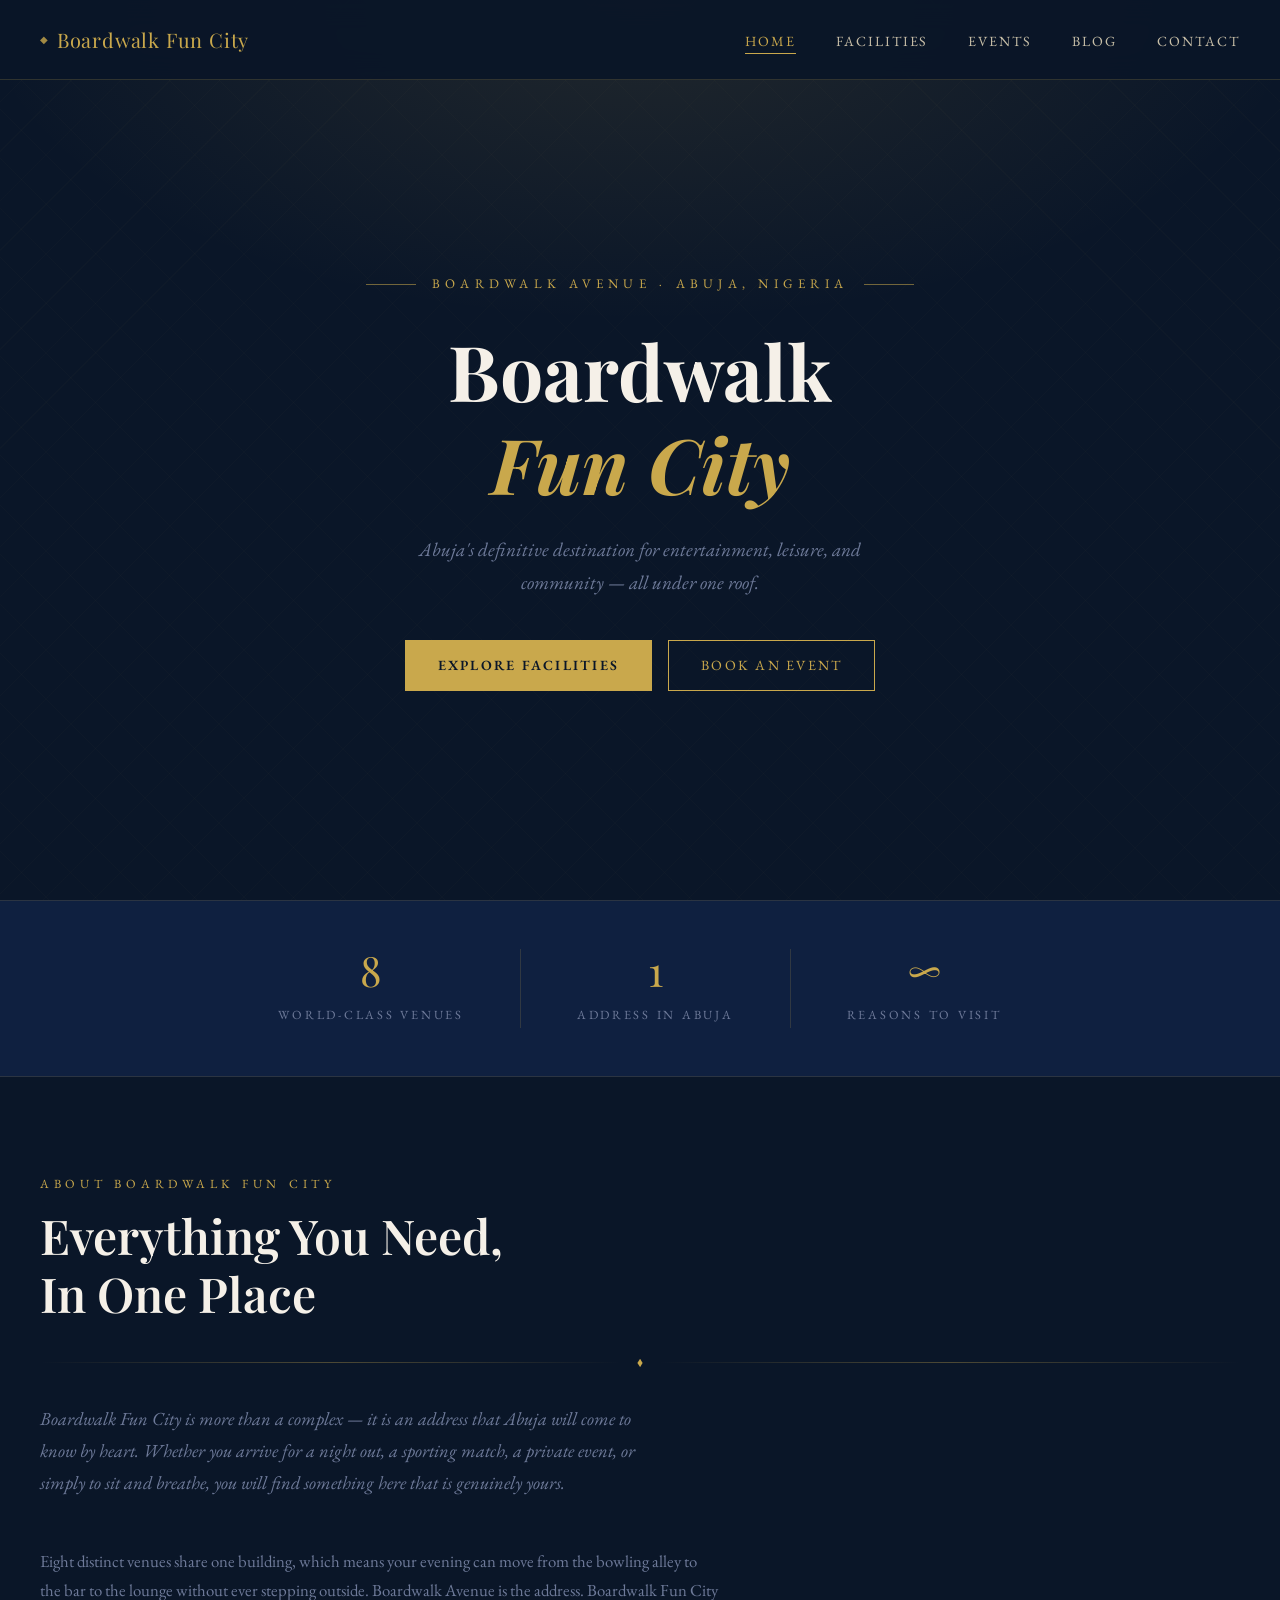
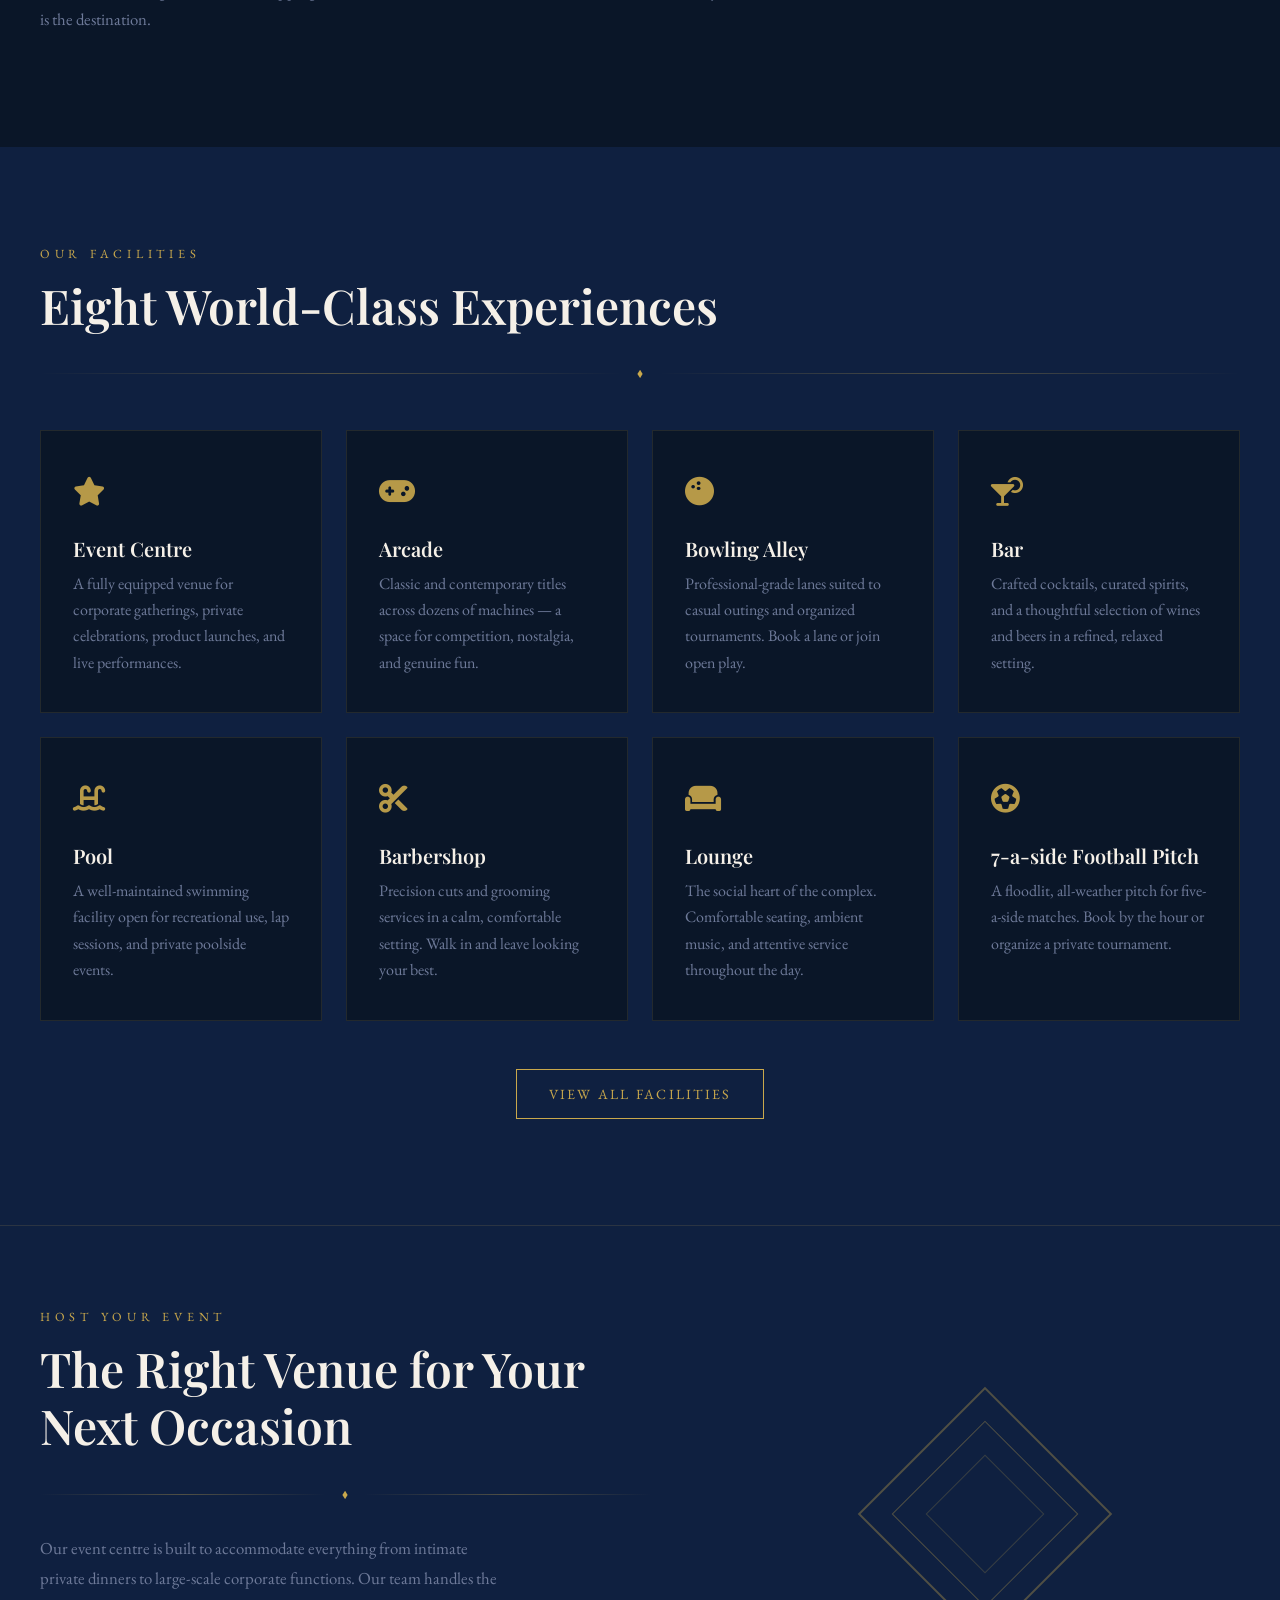
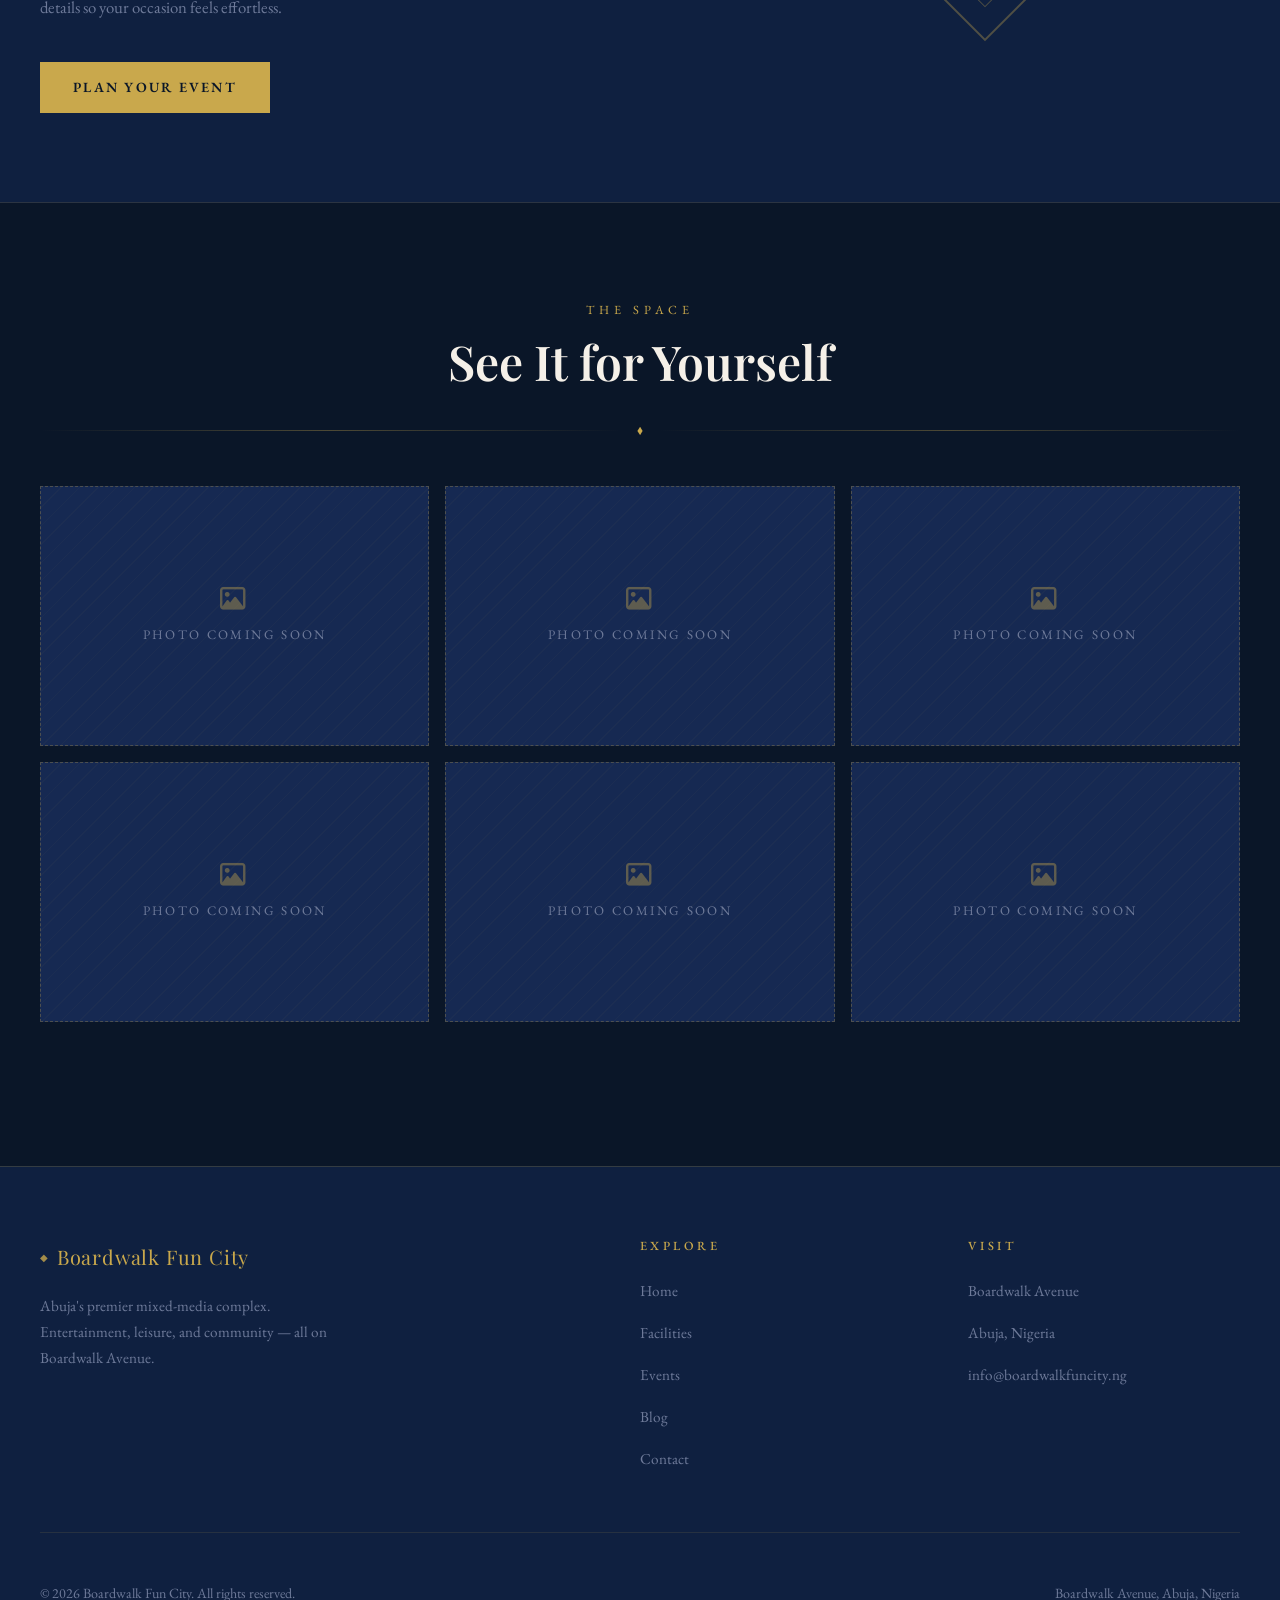
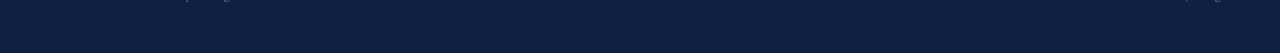
<file: index.html>
<!DOCTYPE html>
<html lang="en">
<head>
  <meta charset="UTF-8">
  <meta name="viewport" content="width=device-width, initial-scale=1.0">
  <meta name="description" content="Boardwalk Fun City — Abuja's premier entertainment complex on Boardwalk Avenue. Bowling, arcade, 7-a-side football, pool, cinema, hotel, restaurant, lounge, banquet halls, event centre, and more.">
  <title>Boardwalk Fun City | Abuja's Premier Entertainment Complex</title>
  <link rel="preconnect" href="https://fonts.googleapis.com">
  <link rel="preconnect" href="https://fonts.gstatic.com" crossorigin>
  <link href="https://fonts.googleapis.com/css2?family=Playfair+Display:ital,wght@0,400;0,600;0,700;1,400&family=EB+Garamond:ital,wght@0,400;0,500;1,400&display=swap" rel="stylesheet">
  <link rel="stylesheet" href="https://cdnjs.cloudflare.com/ajax/libs/font-awesome/6.4.0/css/all.min.css">
  <link rel="stylesheet" href="css/style.css">

  <!-- SEO: Canonical & Robots -->
  <meta name="author" content="Boardwalk Fun City">
  <meta name="robots" content="index, follow">
  <link rel="canonical" href="https://jtbanego.github.io/boardwalk-avenue/">

  <!-- Open Graph -->
  <meta property="og:site_name" content="Boardwalk Fun City">
  <meta property="og:type" content="website">
  <meta property="og:url" content="https://jtbanego.github.io/boardwalk-avenue/">
  <meta property="og:title" content="Boardwalk Fun City | Abuja's Premier Entertainment Complex">
  <meta property="og:description" content="Bowling, arcade, 7-a-side football, pool, cinema, hotel, restaurant, lounge, banquet halls, event centre, and barbershop — all on Boardwalk Avenue, Abuja.">
  <meta property="og:image" content="https://jtbanego.github.io/boardwalk-avenue/assets/og-image.jpg">
  <meta property="og:image:width" content="1200">
  <meta property="og:image:height" content="630">
  <meta property="og:locale" content="en_NG">

  <!-- Twitter/X Card -->
  <meta name="twitter:card" content="summary_large_image">
  <meta name="twitter:title" content="Boardwalk Fun City | Abuja's Premier Entertainment Complex">
  <meta name="twitter:description" content="Bowling, arcade, 7-a-side football, pool, cinema, hotel, restaurant, lounge, banquet halls, event centre, and barbershop — all on Boardwalk Avenue, Abuja.">
  <meta name="twitter:image" content="https://jtbanego.github.io/boardwalk-avenue/assets/og-image.jpg">

  <!-- JSON-LD Local Business Schema -->
  <script type="application/ld+json">
  {
    "@context": "https://schema.org",
    "@type": "EntertainmentBusiness",
    "name": "Boardwalk Fun City",
    "description": "Abuja's premier mixed-media entertainment complex on Boardwalk Avenue. Bowling, arcade, 7-a-side football, pool, cinema, hotel, restaurant, lounge, banquet halls, event centre, and barbershop.",
    "url": "https://jtbanego.github.io/boardwalk-avenue/",
    "address": {
      "@type": "PostalAddress",
      "streetAddress": "Boardwalk Avenue",
      "addressLocality": "Abuja",
      "addressRegion": "FCT",
      "addressCountry": "NG"
    },
    "openingHoursSpecification": [
      {"@type":"OpeningHoursSpecification","dayOfWeek":["Monday","Tuesday","Wednesday","Thursday"],"opens":"10:00","closes":"22:00"},
      {"@type":"OpeningHoursSpecification","dayOfWeek":["Friday","Saturday"],"opens":"10:00","closes":"00:00"},
      {"@type":"OpeningHoursSpecification","dayOfWeek":["Sunday"],"opens":"12:00","closes":"22:00"}
    ],
    "amenityFeature": [
      {"@type":"LocationFeatureSpecification","name":"Bowling Alley","value":true},
      {"@type":"LocationFeatureSpecification","name":"Arcade","value":true},
      {"@type":"LocationFeatureSpecification","name":"7-a-side Football Pitch","value":true},
      {"@type":"LocationFeatureSpecification","name":"Swimming Pool","value":true},
      {"@type":"LocationFeatureSpecification","name":"Bar and Lounge","value":true},
      {"@type":"LocationFeatureSpecification","name":"Event Centre","value":true},
      {"@type":"LocationFeatureSpecification","name":"Barbershop","value":true},
      {"@type":"LocationFeatureSpecification","name":"Restaurant","value":true},
      {"@type":"LocationFeatureSpecification","name":"Hotel","value":true},
      {"@type":"LocationFeatureSpecification","name":"Laundry Service","value":true},
      {"@type":"LocationFeatureSpecification","name":"Banquet Halls","value":true},
      {"@type":"LocationFeatureSpecification","name":"Cinema","value":true}
    ],
    "priceRange": "₦₦"
  }
  </script>
</head>
<body>

  <!-- NAVIGATION -->
  <nav class="nav" role="navigation" aria-label="Main navigation">
    <div class="nav-inner">
      <a href="index.html" class="nav-logo">
        <span class="dia">◆</span> Boardwalk Fun City
      </a>
      <ul class="nav-links">
        <li><a href="index.html">Home</a></li>
        <li><a href="facilities.html">Facilities</a></li>
        <li><a href="events.html">Events</a></li>
        <li><a href="blog.html">Blog</a></li>
        <li><a href="contact.html">Contact</a></li>
      </ul>
      <button class="nav-toggle" aria-label="Toggle navigation" aria-expanded="false">
        <span></span><span></span><span></span>
      </button>
    </div>
  </nav>

  <!-- HERO -->
  <section class="hero">
    <div class="hero-content">
      <div class="hero-eyebrow">Boardwalk Avenue · Abuja, Nigeria</div>
      <h1>Boardwalk<br><span class="gold">Fun City</span></h1>
      <p class="hero-sub">Abuja's definitive destination for entertainment, leisure, and community — all under one roof.</p>
      <div class="hero-ctas">
        <a href="facilities.html" class="btn btn-primary">Explore Facilities</a>
        <a href="events.html" class="btn btn-outline">Book an Event</a>
      </div>
    </div>
  </section>

  <!-- STATS -->
  <div class="stat-row" aria-label="Key figures">
    <div class="stat fade-in">
      <span class="stat-num">8</span>
      <span class="stat-label">World-Class Venues</span>
    </div>
    <div class="stat fade-in fade-delay-2">
      <span class="stat-num">1</span>
      <span class="stat-label">Address in Abuja</span>
    </div>
    <div class="stat fade-in fade-delay-4">
      <span class="stat-num">∞</span>
      <span class="stat-label">Reasons to Visit</span>
    </div>
  </div>

  <!-- ABOUT -->
  <section class="section">
    <div class="section-inner">
      <p class="section-label fade-in">About Boardwalk Fun City</p>
      <h2 class="section-title fade-in fade-delay-1">Everything You Need,<br>In One Place</h2>
      <div class="ornament-divider fade-in fade-delay-2"><span>◆</span></div>
      <p class="section-lead fade-in fade-delay-3">
        Boardwalk Fun City is more than a complex — it is an address that Abuja will come to know by heart. 
        Whether you arrive for a night out, a sporting match, a private event, or simply to sit and breathe, 
        you will find something here that is genuinely yours.
      </p>
      <p class="fade-in fade-delay-4" style="color: var(--text-muted); max-width: 680px; font-size: 1.05rem;">
        Eight distinct venues share one building, which means your evening can move from the bowling alley 
        to the bar to the lounge without ever stepping outside. Boardwalk Avenue is the address. 
        Boardwalk Fun City is the destination.
      </p>
    </div>
  </section>

  <!-- FACILITIES GRID -->
  <section class="section section-alt">
    <div class="section-inner">
      <p class="section-label fade-in">Our Facilities</p>
      <h2 class="section-title fade-in fade-delay-1">Eight World-Class Experiences</h2>
      <div class="ornament-divider fade-in fade-delay-2"><span>◆</span></div>
      <div class="facilities-grid mt-3">

        <div class="facility-card fade-in fade-delay-1">
          <div class="facility-icon"><i class="fa-solid fa-star"></i></div>
          <h3>Event Centre</h3>
          <p>A fully equipped venue for corporate gatherings, private celebrations, product launches, and live performances.</p>
        </div>

        <div class="facility-card fade-in fade-delay-2">
          <div class="facility-icon"><i class="fa-solid fa-gamepad"></i></div>
          <h3>Arcade</h3>
          <p>Classic and contemporary titles across dozens of machines — a space for competition, nostalgia, and genuine fun.</p>
        </div>

        <div class="facility-card fade-in fade-delay-3">
          <div class="facility-icon"><i class="fa-solid fa-bowling-ball"></i></div>
          <h3>Bowling Alley</h3>
          <p>Professional-grade lanes suited to casual outings and organized tournaments. Book a lane or join open play.</p>
        </div>

        <div class="facility-card fade-in fade-delay-4">
          <div class="facility-icon"><i class="fa-solid fa-martini-glass-citrus"></i></div>
          <h3>Bar</h3>
          <p>Crafted cocktails, curated spirits, and a thoughtful selection of wines and beers in a refined, relaxed setting.</p>
        </div>

        <div class="facility-card fade-in fade-delay-1">
          <div class="facility-icon"><i class="fa-solid fa-water-ladder"></i></div>
          <h3>Pool</h3>
          <p>A well-maintained swimming facility open for recreational use, lap sessions, and private poolside events.</p>
        </div>

        <div class="facility-card fade-in fade-delay-2">
          <div class="facility-icon"><i class="fa-solid fa-scissors"></i></div>
          <h3>Barbershop</h3>
          <p>Precision cuts and grooming services in a calm, comfortable setting. Walk in and leave looking your best.</p>
        </div>

        <div class="facility-card fade-in fade-delay-3">
          <div class="facility-icon"><i class="fa-solid fa-couch"></i></div>
          <h3>Lounge</h3>
          <p>The social heart of the complex. Comfortable seating, ambient music, and attentive service throughout the day.</p>
        </div>

        <div class="facility-card fade-in fade-delay-4">
          <div class="facility-icon"><i class="fa-solid fa-futbol"></i></div>
          <h3>7-a-side Football Pitch</h3>
          <p>A floodlit, all-weather pitch for five-a-side matches. Book by the hour or organize a private tournament.</p>
        </div>

      </div>
      <div class="text-center mt-3 fade-in">
        <a href="facilities.html" class="btn btn-outline">View All Facilities</a>
      </div>
    </div>
  </section>

  <!-- EVENTS CTA -->
  <section class="highlight">
    <div class="highlight-inner">
      <div class="highlight-text fade-in">
        <p class="section-label">Host Your Event</p>
        <h2 class="section-title">The Right Venue for Your Next Occasion</h2>
        <div class="ornament-divider"><span>◆</span></div>
        <p style="color: var(--text-muted); font-size: 1.05rem; max-width: 460px;">
          Our event centre is built to accommodate everything from intimate private dinners to large-scale 
          corporate functions. Our team handles the details so your occasion feels effortless.
        </p>
        <a href="events.html" class="btn btn-primary">Plan Your Event</a>
      </div>
      <div class="deco-visual fade-in fade-delay-3">
        <div class="deco-diamond"></div>
      </div>
    </div>
  </section>

  <!-- PHOTO GALLERY -->
  <section class="section">
    <div class="section-inner">
      <p class="section-label fade-in text-center">The Space</p>
      <h2 class="section-title fade-in fade-delay-1 text-center">See It for Yourself</h2>
      <div class="ornament-divider fade-in fade-delay-2"><span>◆</span></div>
      <div class="img-placeholder-grid fade-in fade-delay-3">
        <div class="img-placeholder img-placeholder-medium">
          <i class="fa-regular fa-image"></i>
          <span>Photo Coming Soon</span>
        </div>
        <div class="img-placeholder img-placeholder-medium">
          <i class="fa-regular fa-image"></i>
          <span>Photo Coming Soon</span>
        </div>
        <div class="img-placeholder img-placeholder-medium">
          <i class="fa-regular fa-image"></i>
          <span>Photo Coming Soon</span>
        </div>
        <div class="img-placeholder img-placeholder-medium">
          <i class="fa-regular fa-image"></i>
          <span>Photo Coming Soon</span>
        </div>
        <div class="img-placeholder img-placeholder-medium">
          <i class="fa-regular fa-image"></i>
          <span>Photo Coming Soon</span>
        </div>
        <div class="img-placeholder img-placeholder-medium">
          <i class="fa-regular fa-image"></i>
          <span>Photo Coming Soon</span>
        </div>
      </div>
    </div>
  </section>

  <!-- FOOTER -->
  <footer class="footer">
    <div class="footer-inner">
      <div class="footer-top">
        <div class="footer-brand">
          <a href="index.html" class="nav-logo">
            <span class="dia">◆</span> Boardwalk Fun City
          </a>
          <p>Abuja's premier mixed-media complex. Entertainment, leisure, and community — all on Boardwalk Avenue.</p>
        </div>
        <div class="footer-col">
          <h4>Explore</h4>
          <ul>
            <li><a href="index.html">Home</a></li>
            <li><a href="facilities.html">Facilities</a></li>
            <li><a href="events.html">Events</a></li>
            <li><a href="blog.html">Blog</a></li>
            <li><a href="contact.html">Contact</a></li>
          </ul>
        </div>
        <div class="footer-col">
          <h4>Visit</h4>
          <ul>
            <li><a href="contact.html">Boardwalk Avenue</a></li>
            <li><a href="contact.html">Abuja, Nigeria</a></li>
            <li><a href="mailto:info@boardwalkfuncity.ng">info@boardwalkfuncity.ng</a></li>
          </ul>
        </div>
      </div>
      <div class="footer-bottom">
        <p>© <span class="copyright-year"></span> Boardwalk Fun City. All rights reserved.</p>
        <p>Boardwalk Avenue, Abuja, Nigeria</p>
      </div>
    </div>
  </footer>

  <script src="js/main.js"></script>
</body>
</html>
</file>
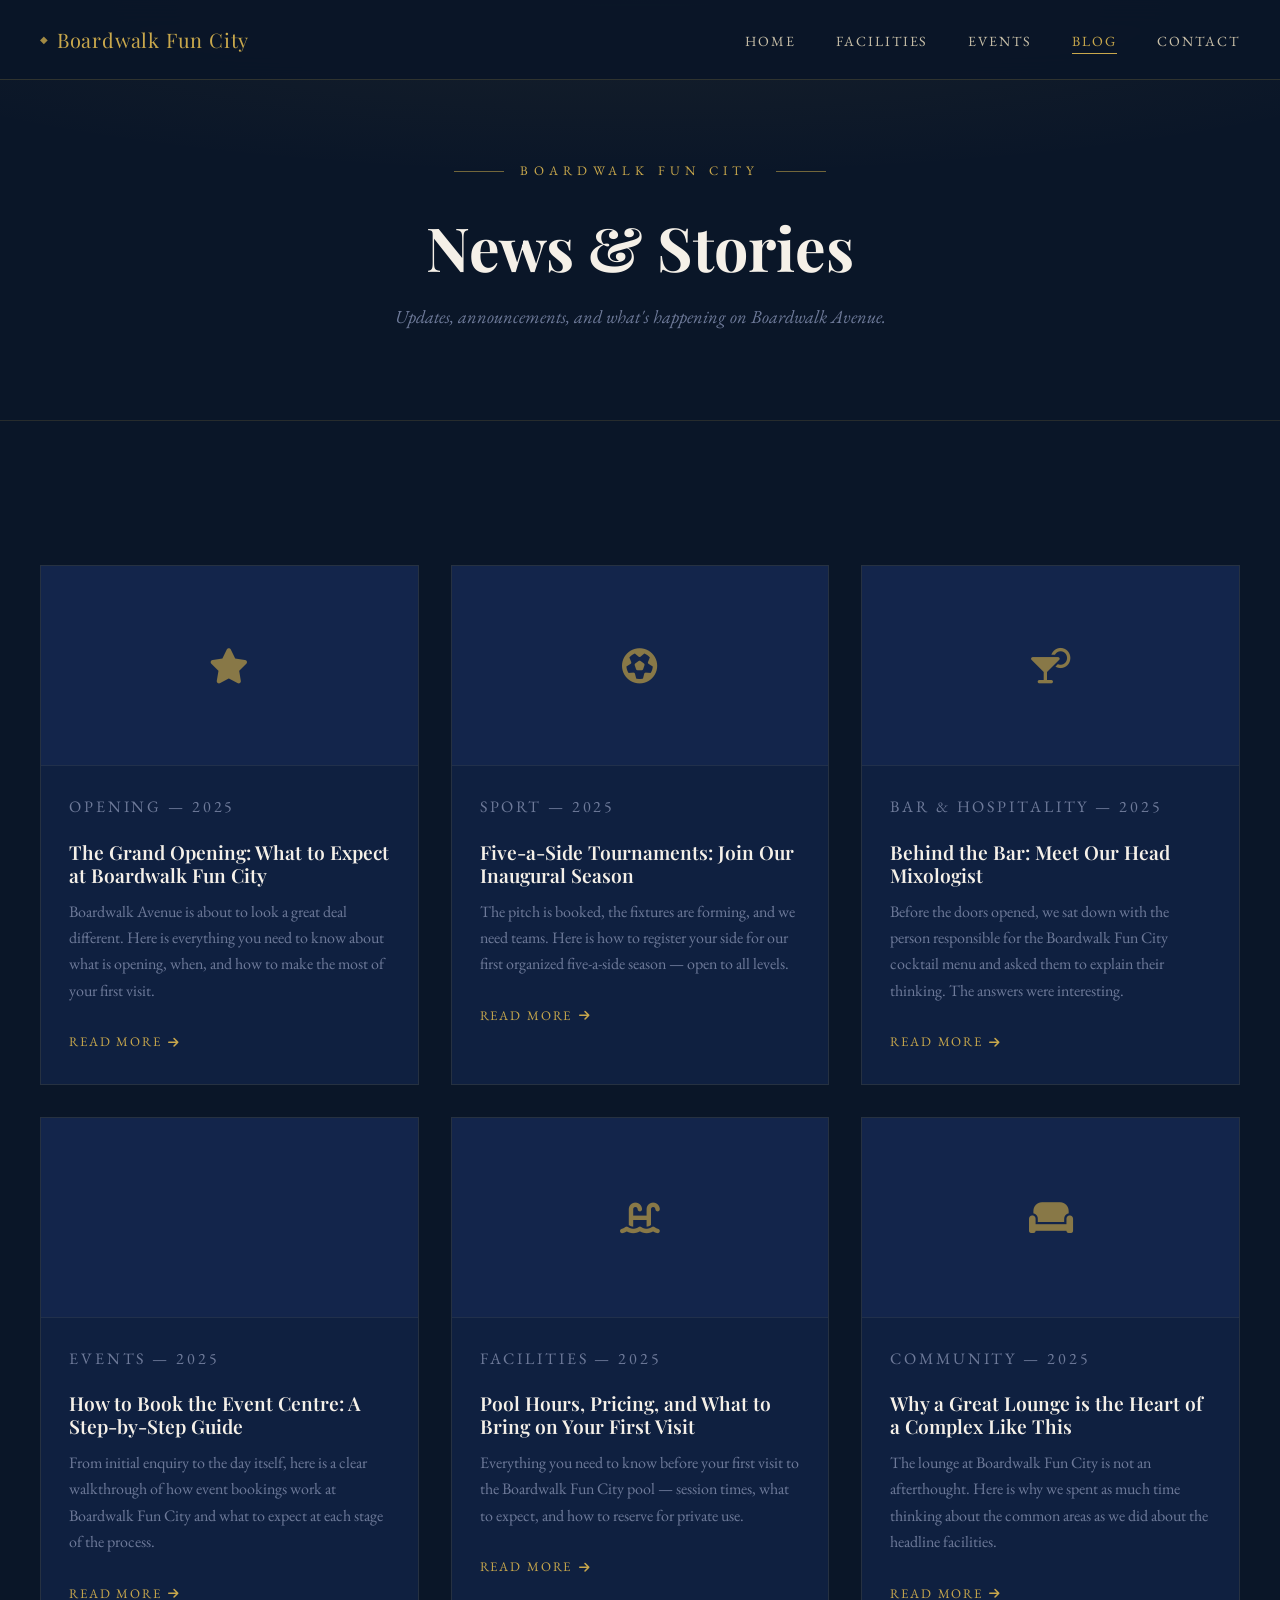
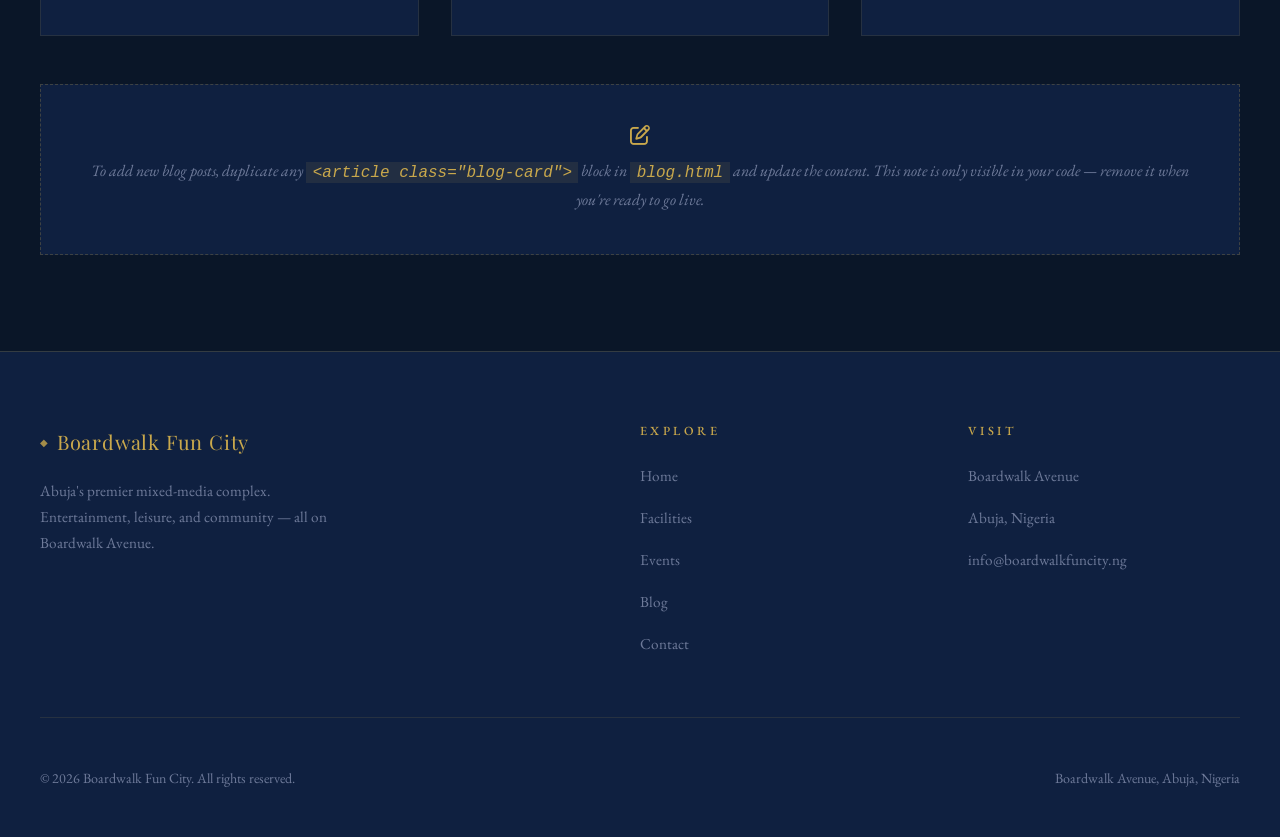
<file: blog.html>
<!DOCTYPE html>
<html lang="en">
<head>
  <meta charset="UTF-8">
  <meta name="viewport" content="width=device-width, initial-scale=1.0">
  <meta name="description" content="News, updates, and stories from Boardwalk Fun City — Abuja's premier entertainment complex on Boardwalk Avenue.">
  <title>Blog | Boardwalk Fun City</title>
  <link rel="preconnect" href="https://fonts.googleapis.com">
  <link rel="preconnect" href="https://fonts.gstatic.com" crossorigin>
  <link href="https://fonts.googleapis.com/css2?family=Playfair+Display:ital,wght@0,400;0,600;0,700;1,400&family=EB+Garamond:ital,wght@0,400;0,500;1,400&display=swap" rel="stylesheet">
  <link rel="stylesheet" href="https://cdnjs.cloudflare.com/ajax/libs/font-awesome/6.4.0/css/all.min.css">
  <link rel="stylesheet" href="css/style.css">

  <!-- SEO: Canonical & Robots -->
  <meta name="author" content="Boardwalk Fun City">
  <meta name="robots" content="index, follow">
  <link rel="canonical" href="https://jtbanego.github.io/boardwalk-avenue/blog.html">

  <!-- Open Graph -->
  <meta property="og:site_name" content="Boardwalk Fun City">
  <meta property="og:type" content="website">
  <meta property="og:url" content="https://jtbanego.github.io/boardwalk-avenue/blog.html">
  <meta property="og:title" content="Blog | Boardwalk Fun City">
  <meta property="og:description" content="News, updates, and stories from Boardwalk Fun City — Abuja's premier entertainment complex on Boardwalk Avenue.">
  <meta property="og:image" content="https://jtbanego.github.io/boardwalk-avenue/assets/og-image.jpg">
  <meta property="og:image:width" content="1200">
  <meta property="og:image:height" content="630">
  <meta property="og:locale" content="en_NG">

  <!-- Twitter/X Card -->
  <meta name="twitter:card" content="summary_large_image">
  <meta name="twitter:title" content="Blog | Boardwalk Fun City">
  <meta name="twitter:description" content="News, updates, and stories from Boardwalk Fun City — Abuja's premier entertainment complex on Boardwalk Avenue.">
  <meta name="twitter:image" content="https://jtbanego.github.io/boardwalk-avenue/assets/og-image.jpg">
</head>
<body>

  <!-- NAVIGATION -->
  <nav class="nav" role="navigation" aria-label="Main navigation">
    <div class="nav-inner">
      <a href="index.html" class="nav-logo"><span class="dia">◆</span> Boardwalk Fun City</a>
      <ul class="nav-links">
        <li><a href="index.html">Home</a></li>
        <li><a href="facilities.html">Facilities</a></li>
        <li><a href="events.html">Events</a></li>
        <li><a href="blog.html">Blog</a></li>
        <li><a href="contact.html">Contact</a></li>
      </ul>
      <button class="nav-toggle" aria-label="Toggle navigation" aria-expanded="false">
        <span></span><span></span><span></span>
      </button>
    </div>
  </nav>

  <!-- PAGE HERO -->
  <div class="page-hero">
    <div class="hero-eyebrow">Boardwalk Fun City</div>
    <h1>News &amp; Stories</h1>
    <p style="color: var(--text-muted); font-style: italic; font-size: 1.15rem; margin-top: 1rem;">
      Updates, announcements, and what's happening on Boardwalk Avenue.
    </p>
  </div>

  <!-- BLOG SECTION -->
  <section class="section">
    <div class="section-inner">

      <div class="blog-grid">

        <!-- Post 1 -->
        <article class="blog-card fade-in fade-delay-1">
          <div class="blog-card-thumb">
            <i class="fa-solid fa-star"></i>
          </div>
          <div class="blog-card-body">
            <p class="blog-card-date">Opening — 2025</p>
            <h3>The Grand Opening: What to Expect at Boardwalk Fun City</h3>
            <p>
              Boardwalk Avenue is about to look a great deal different. Here is everything you need to 
              know about what is opening, when, and how to make the most of your first visit.
            </p>
            <span class="read-more">Read More <i class="fa-solid fa-arrow-right" style="font-size: 0.75rem;"></i></span>
          </div>
        </article>

        <!-- Post 2 -->
        <article class="blog-card fade-in fade-delay-2">
          <div class="blog-card-thumb">
            <i class="fa-solid fa-futbol"></i>
          </div>
          <div class="blog-card-body">
            <p class="blog-card-date">Sport — 2025</p>
            <h3>Five-a-Side Tournaments: Join Our Inaugural Season</h3>
            <p>
              The pitch is booked, the fixtures are forming, and we need teams. Here is how to register 
              your side for our first organized five-a-side season — open to all levels.
            </p>
            <span class="read-more">Read More <i class="fa-solid fa-arrow-right" style="font-size: 0.75rem;"></i></span>
          </div>
        </article>

        <!-- Post 3 -->
        <article class="blog-card fade-in fade-delay-3">
          <div class="blog-card-thumb">
            <i class="fa-solid fa-martini-glass-citrus"></i>
          </div>
          <div class="blog-card-body">
            <p class="blog-card-date">Bar &amp; Hospitality — 2025</p>
            <h3>Behind the Bar: Meet Our Head Mixologist</h3>
            <p>
              Before the doors opened, we sat down with the person responsible for the Boardwalk Fun City 
              cocktail menu and asked them to explain their thinking. The answers were interesting.
            </p>
            <span class="read-more">Read More <i class="fa-solid fa-arrow-right" style="font-size: 0.75rem;"></i></span>
          </div>
        </article>

        <!-- Post 4 -->
        <article class="blog-card fade-in fade-delay-4">
          <div class="blog-card-thumb">
            <i class="fa-solid fa-calendar-star"></i>
          </div>
          <div class="blog-card-body">
            <p class="blog-card-date">Events — 2025</p>
            <h3>How to Book the Event Centre: A Step-by-Step Guide</h3>
            <p>
              From initial enquiry to the day itself, here is a clear walkthrough of how event bookings 
              work at Boardwalk Fun City and what to expect at each stage of the process.
            </p>
            <span class="read-more">Read More <i class="fa-solid fa-arrow-right" style="font-size: 0.75rem;"></i></span>
          </div>
        </article>

        <!-- Post 5 -->
        <article class="blog-card fade-in fade-delay-1">
          <div class="blog-card-thumb">
            <i class="fa-solid fa-water-ladder"></i>
          </div>
          <div class="blog-card-body">
            <p class="blog-card-date">Facilities — 2025</p>
            <h3>Pool Hours, Pricing, and What to Bring on Your First Visit</h3>
            <p>
              Everything you need to know before your first visit to the Boardwalk Fun City pool — 
              session times, what to expect, and how to reserve for private use.
            </p>
            <span class="read-more">Read More <i class="fa-solid fa-arrow-right" style="font-size: 0.75rem;"></i></span>
          </div>
        </article>

        <!-- Post 6 -->
        <article class="blog-card fade-in fade-delay-2">
          <div class="blog-card-thumb">
            <i class="fa-solid fa-couch"></i>
          </div>
          <div class="blog-card-body">
            <p class="blog-card-date">Community — 2025</p>
            <h3>Why a Great Lounge is the Heart of a Complex Like This</h3>
            <p>
              The lounge at Boardwalk Fun City is not an afterthought. Here is why we spent as much time 
              thinking about the common areas as we did about the headline facilities.
            </p>
            <span class="read-more">Read More <i class="fa-solid fa-arrow-right" style="font-size: 0.75rem;"></i></span>
          </div>
        </article>

      </div>

      <!-- Note to owner -->
      <div class="blog-notice fade-in">
        <i class="fa-regular fa-pen-to-square" style="color: var(--gold); margin-bottom: 0.75rem; font-size: 1.25rem; display: block;"></i>
        <p style="margin: 0;">
          To add new blog posts, duplicate any <code style="background: rgba(201,168,76,0.1); padding: 0.1rem 0.4rem; color: var(--gold);">&lt;article class="blog-card"&gt;</code> block 
          in <code style="background: rgba(201,168,76,0.1); padding: 0.1rem 0.4rem; color: var(--gold);">blog.html</code> and update the content.
          This note is only visible in your code — remove it when you're ready to go live.
        </p>
      </div>

    </div>
  </section>

  <!-- FOOTER -->
  <footer class="footer">
    <div class="footer-inner">
      <div class="footer-top">
        <div class="footer-brand">
          <a href="index.html" class="nav-logo"><span class="dia">◆</span> Boardwalk Fun City</a>
          <p>Abuja's premier mixed-media complex. Entertainment, leisure, and community — all on Boardwalk Avenue.</p>
        </div>
        <div class="footer-col">
          <h4>Explore</h4>
          <ul>
            <li><a href="index.html">Home</a></li>
            <li><a href="facilities.html">Facilities</a></li>
            <li><a href="events.html">Events</a></li>
            <li><a href="blog.html">Blog</a></li>
            <li><a href="contact.html">Contact</a></li>
          </ul>
        </div>
        <div class="footer-col">
          <h4>Visit</h4>
          <ul>
            <li><a href="contact.html">Boardwalk Avenue</a></li>
            <li><a href="contact.html">Abuja, Nigeria</a></li>
            <li><a href="mailto:info@boardwalkfuncity.ng">info@boardwalkfuncity.ng</a></li>
          </ul>
        </div>
      </div>
      <div class="footer-bottom">
        <p>© <span class="copyright-year"></span> Boardwalk Fun City. All rights reserved.</p>
        <p>Boardwalk Avenue, Abuja, Nigeria</p>
      </div>
    </div>
  </footer>

  <script src="js/main.js"></script>
</body>
</html>
</file>
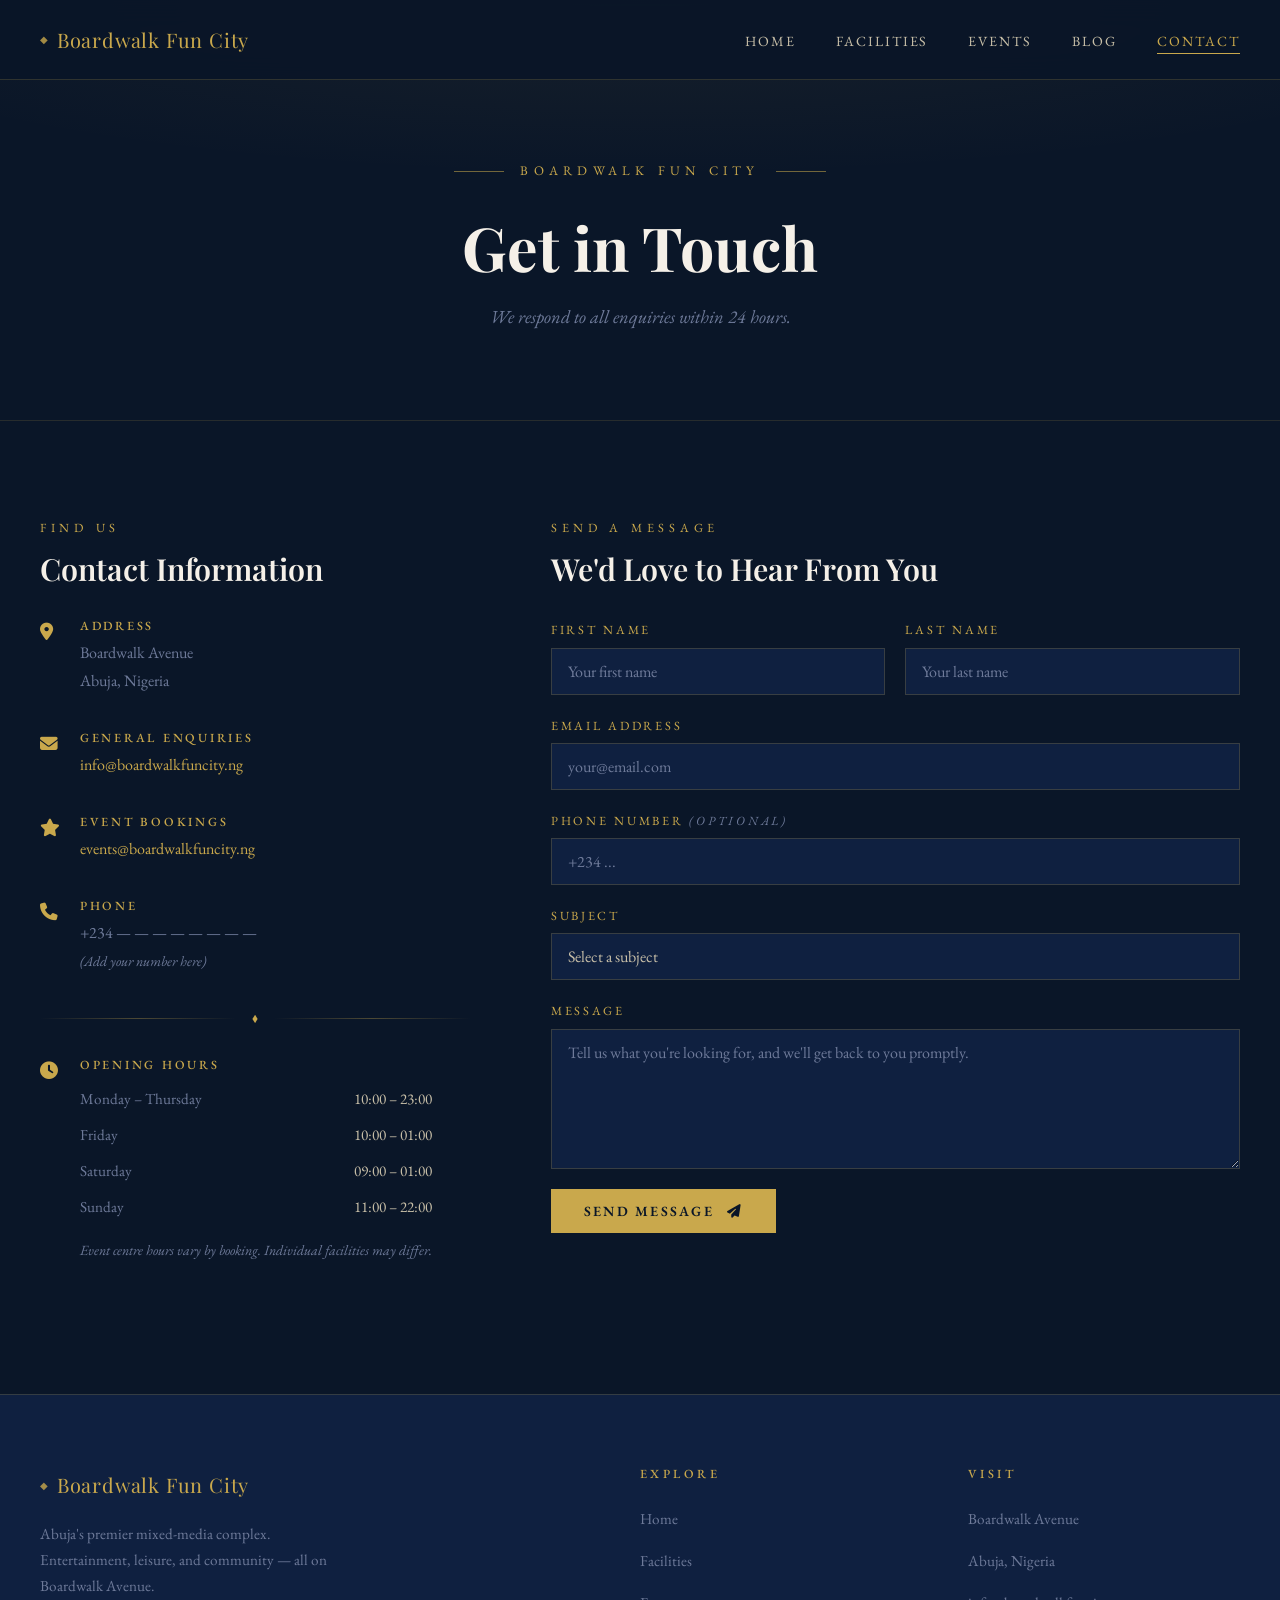
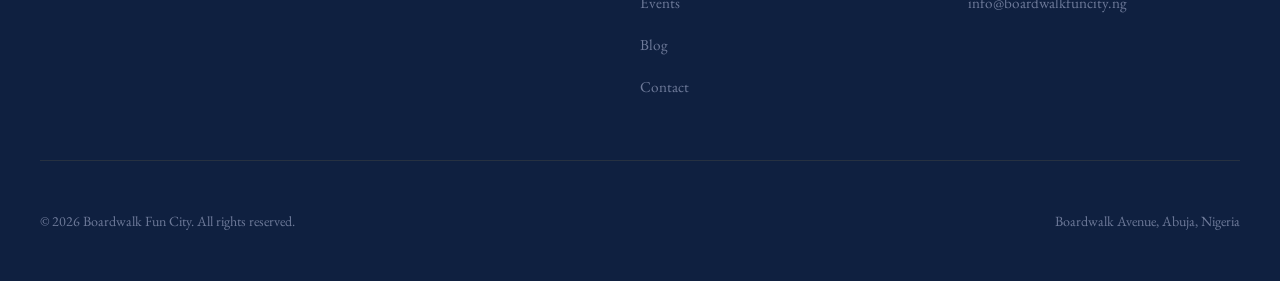
<file: contact.html>
<!DOCTYPE html>
<html lang="en">
<head>
  <meta charset="UTF-8">
  <meta name="viewport" content="width=device-width, initial-scale=1.0">
  <meta name="description" content="Get in touch with Boardwalk Fun City on Boardwalk Avenue, Abuja, Nigeria. Event enquiries, general questions, and facility bookings.">
  <title>Contact | Boardwalk Fun City</title>
  <link rel="preconnect" href="https://fonts.googleapis.com">
  <link rel="preconnect" href="https://fonts.gstatic.com" crossorigin>
  <link href="https://fonts.googleapis.com/css2?family=Playfair+Display:ital,wght@0,400;0,600;0,700;1,400&family=EB+Garamond:ital,wght@0,400;0,500;1,400&display=swap" rel="stylesheet">
  <link rel="stylesheet" href="https://cdnjs.cloudflare.com/ajax/libs/font-awesome/6.4.0/css/all.min.css">
  <link rel="stylesheet" href="css/style.css">

  <!-- SEO: Canonical & Robots -->
  <meta name="author" content="Boardwalk Fun City">
  <meta name="robots" content="index, follow">
  <link rel="canonical" href="https://jtbanego.github.io/boardwalk-avenue/contact.html">

  <!-- Open Graph -->
  <meta property="og:site_name" content="Boardwalk Fun City">
  <meta property="og:type" content="website">
  <meta property="og:url" content="https://jtbanego.github.io/boardwalk-avenue/contact.html">
  <meta property="og:title" content="Contact Us | Boardwalk Fun City">
  <meta property="og:description" content="Get in touch with Boardwalk Fun City on Boardwalk Avenue, Abuja. Send an enquiry, make a booking request, or find out how to visit us.">
  <meta property="og:image" content="https://jtbanego.github.io/boardwalk-avenue/assets/og-image.jpg">
  <meta property="og:image:width" content="1200">
  <meta property="og:image:height" content="630">
  <meta property="og:locale" content="en_NG">

  <!-- Twitter/X Card -->
  <meta name="twitter:card" content="summary_large_image">
  <meta name="twitter:title" content="Contact Us | Boardwalk Fun City">
  <meta name="twitter:description" content="Get in touch with Boardwalk Fun City on Boardwalk Avenue, Abuja. Send an enquiry, make a booking request, or find out how to visit us.">
  <meta name="twitter:image" content="https://jtbanego.github.io/boardwalk-avenue/assets/og-image.jpg">
</head>
<body>

  <!-- NAVIGATION -->
  <nav class="nav" role="navigation" aria-label="Main navigation">
    <div class="nav-inner">
      <a href="index.html" class="nav-logo"><span class="dia">◆</span> Boardwalk Fun City</a>
      <ul class="nav-links">
        <li><a href="index.html">Home</a></li>
        <li><a href="facilities.html">Facilities</a></li>
        <li><a href="events.html">Events</a></li>
        <li><a href="blog.html">Blog</a></li>
        <li><a href="contact.html">Contact</a></li>
      </ul>
      <button class="nav-toggle" aria-label="Toggle navigation" aria-expanded="false">
        <span></span><span></span><span></span>
      </button>
    </div>
  </nav>

  <!-- PAGE HERO -->
  <div class="page-hero">
    <div class="hero-eyebrow">Boardwalk Fun City</div>
    <h1>Get in Touch</h1>
    <p style="color: var(--text-muted); font-style: italic; font-size: 1.15rem; margin-top: 1rem;">
      We respond to all enquiries within 24 hours.
    </p>
  </div>

  <!-- CONTACT SECTION -->
  <section class="section">
    <div class="section-inner">
      <div class="contact-grid">

        <!-- Contact Info -->
        <div class="fade-in">
          <p class="section-label">Find Us</p>
          <h2 class="section-title" style="font-size: 1.9rem; margin-bottom: 2rem;">Contact Information</h2>

          <div class="contact-info-item">
            <i class="fa-solid fa-location-dot ci-icon"></i>
            <div>
              <h4>Address</h4>
              <p>Boardwalk Avenue<br>Abuja, Nigeria</p>
            </div>
          </div>

          <div class="contact-info-item">
            <i class="fa-solid fa-envelope ci-icon"></i>
            <div>
              <h4>General Enquiries</h4>
              <p><a href="mailto:info@boardwalkfuncity.ng" style="color: var(--gold);">info@boardwalkfuncity.ng</a></p>
            </div>
          </div>

          <div class="contact-info-item">
            <i class="fa-solid fa-star ci-icon"></i>
            <div>
              <h4>Event Bookings</h4>
              <p><a href="mailto:events@boardwalkfuncity.ng" style="color: var(--gold);">events@boardwalkfuncity.ng</a></p>
            </div>
          </div>

          <div class="contact-info-item">
            <i class="fa-solid fa-phone ci-icon"></i>
            <div>
              <h4>Phone</h4>
              <p>+234 — — — — — — — —<br>
                <span style="font-size: 0.88rem; font-style: italic;">(Add your number here)</span>
              </p>
            </div>
          </div>

          <div class="ornament-divider"><span>◆</span></div>

          <div class="contact-info-item">
            <i class="fa-solid fa-clock ci-icon"></i>
            <div>
              <h4>Opening Hours</h4>
              <table class="hours-table">
                <tr><td>Monday – Thursday</td><td>10:00 – 23:00</td></tr>
                <tr><td>Friday</td><td>10:00 – 01:00</td></tr>
                <tr><td>Saturday</td><td>09:00 – 01:00</td></tr>
                <tr><td>Sunday</td><td>11:00 – 22:00</td></tr>
              </table>
              <p style="font-size: 0.88rem; font-style: italic; margin-top: 0.75rem; color: var(--text-muted);">
                Event centre hours vary by booking. Individual facilities may differ.
              </p>
            </div>
          </div>
        </div>

        <!-- Contact Form -->
        <div class="fade-in fade-delay-2">
          <p class="section-label">Send a Message</p>
          <h2 class="section-title" style="font-size: 1.9rem; margin-bottom: 2rem;">We'd Love to Hear From You</h2>

          <!--
            DEVELOPER NOTE: To make this form work, sign up at https://formspree.io
            and replace "YOUR_FORM_ID" in the action attribute below with your form ID.
            It's free for basic use and requires no server-side code.
          -->
          <form class="contact-form" action="https://formspree.io/f/YOUR_FORM_ID" method="POST">

            <div class="form-row">
              <div class="form-group">
                <label for="first-name">First Name</label>
                <input type="text" id="first-name" name="first_name" placeholder="Your first name" required>
              </div>
              <div class="form-group">
                <label for="last-name">Last Name</label>
                <input type="text" id="last-name" name="last_name" placeholder="Your last name" required>
              </div>
            </div>

            <div class="form-group">
              <label for="email">Email Address</label>
              <input type="email" id="email" name="email" placeholder="your@email.com" required>
            </div>

            <div class="form-group">
              <label for="phone">Phone Number <span style="color: var(--text-muted); font-style: italic;">(Optional)</span></label>
              <input type="tel" id="phone" name="phone" placeholder="+234 ...">
            </div>

            <div class="form-group">
              <label for="subject">Subject</label>
              <select id="subject" name="subject" required>
                <option value="" disabled selected>Select a subject</option>
                <option value="general">General Enquiry</option>
                <option value="event">Event Booking</option>
                <option value="pitch">Football Pitch Booking</option>
                <option value="bowling">Bowling Lane Booking</option>
                <option value="pool">Pool Reservation</option>
                <option value="other">Other</option>
              </select>
            </div>

            <div class="form-group">
              <label for="message">Message</label>
              <textarea id="message" name="message" placeholder="Tell us what you're looking for, and we'll get back to you promptly." required></textarea>
            </div>

            <button type="submit" class="btn btn-primary" style="align-self: flex-start;">
              Send Message <i class="fa-solid fa-paper-plane" style="margin-left: 0.5rem; font-size: 0.85rem;"></i>
            </button>

          </form>
        </div>

      </div>
    </div>
  </section>

  <!-- FOOTER -->
  <footer class="footer">
    <div class="footer-inner">
      <div class="footer-top">
        <div class="footer-brand">
          <a href="index.html" class="nav-logo"><span class="dia">◆</span> Boardwalk Fun City</a>
          <p>Abuja's premier mixed-media complex. Entertainment, leisure, and community — all on Boardwalk Avenue.</p>
        </div>
        <div class="footer-col">
          <h4>Explore</h4>
          <ul>
            <li><a href="index.html">Home</a></li>
            <li><a href="facilities.html">Facilities</a></li>
            <li><a href="events.html">Events</a></li>
            <li><a href="blog.html">Blog</a></li>
            <li><a href="contact.html">Contact</a></li>
          </ul>
        </div>
        <div class="footer-col">
          <h4>Visit</h4>
          <ul>
            <li><a href="contact.html">Boardwalk Avenue</a></li>
            <li><a href="contact.html">Abuja, Nigeria</a></li>
            <li><a href="mailto:info@boardwalkfuncity.ng">info@boardwalkfuncity.ng</a></li>
          </ul>
        </div>
      </div>
      <div class="footer-bottom">
        <p>© <span class="copyright-year"></span> Boardwalk Fun City. All rights reserved.</p>
        <p>Boardwalk Avenue, Abuja, Nigeria</p>
      </div>
    </div>
  </footer>

  <script src="js/main.js"></script>
</body>
</html>
</file>
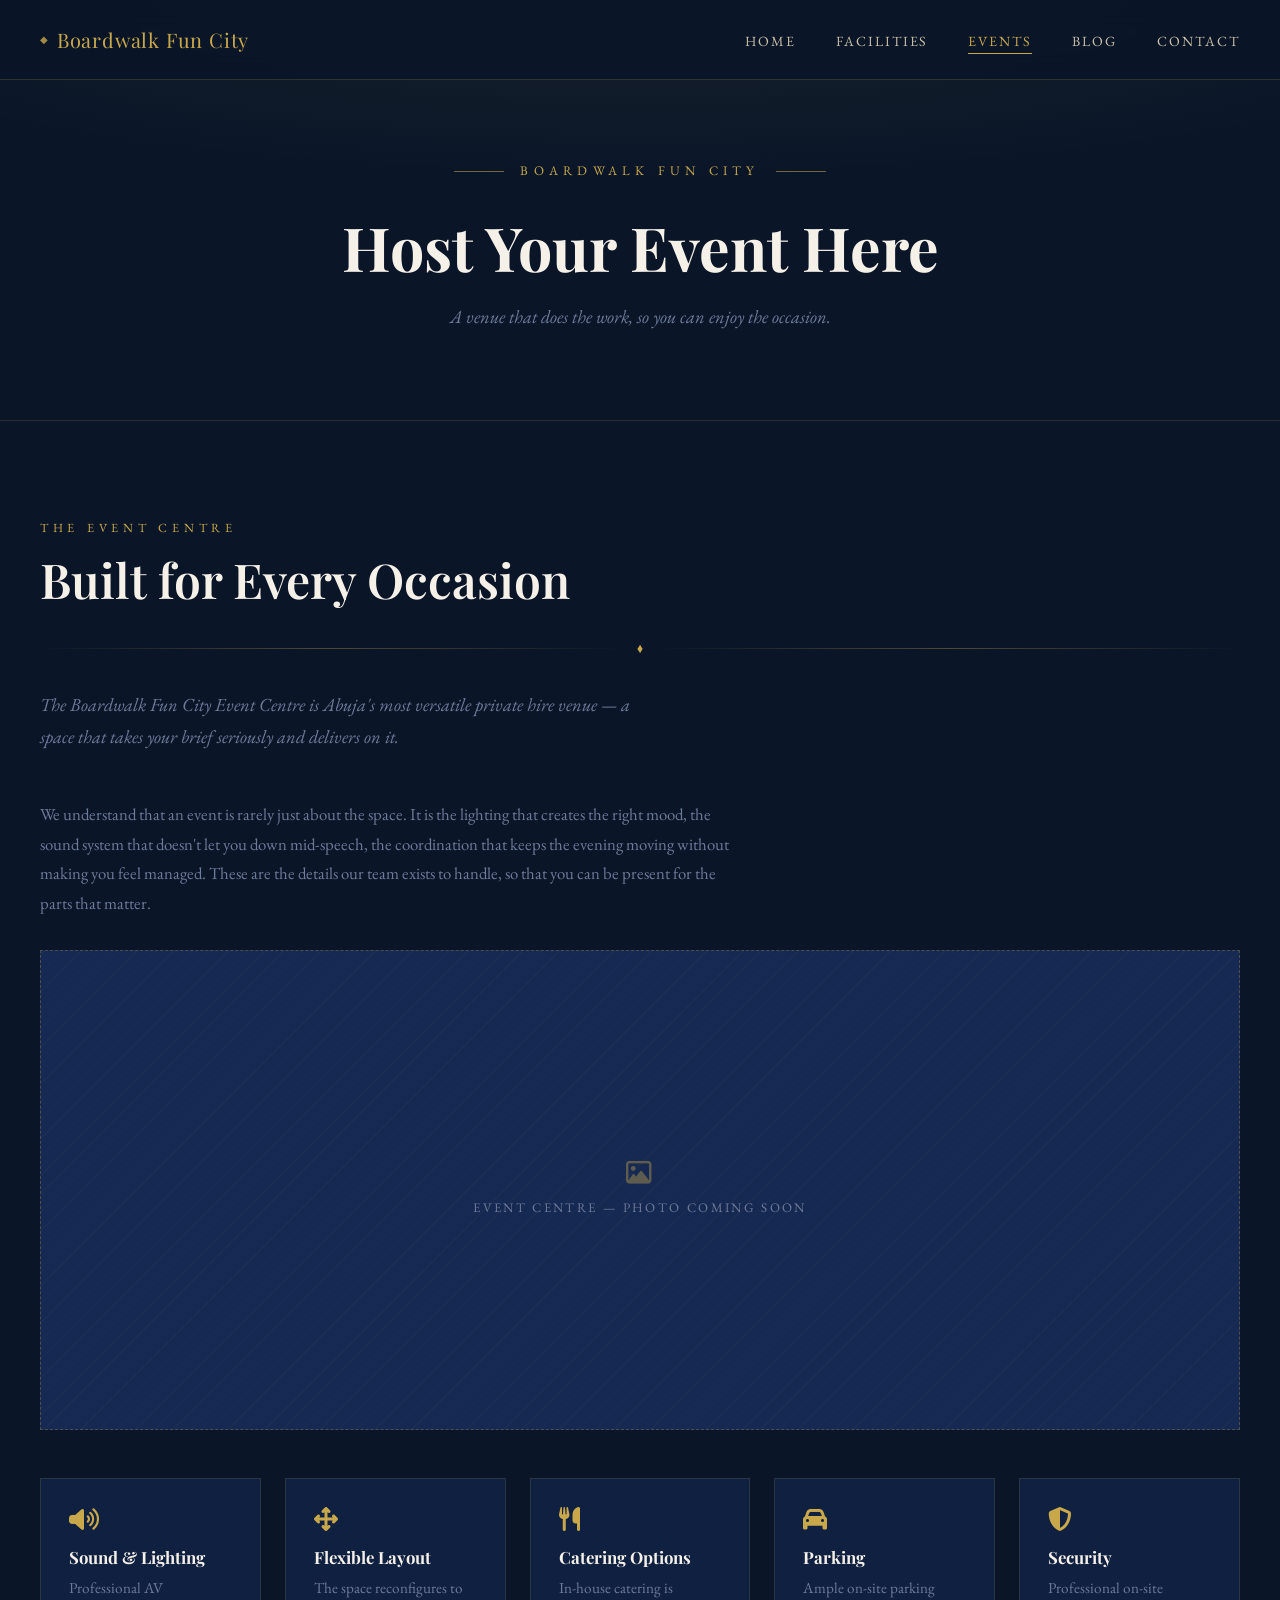
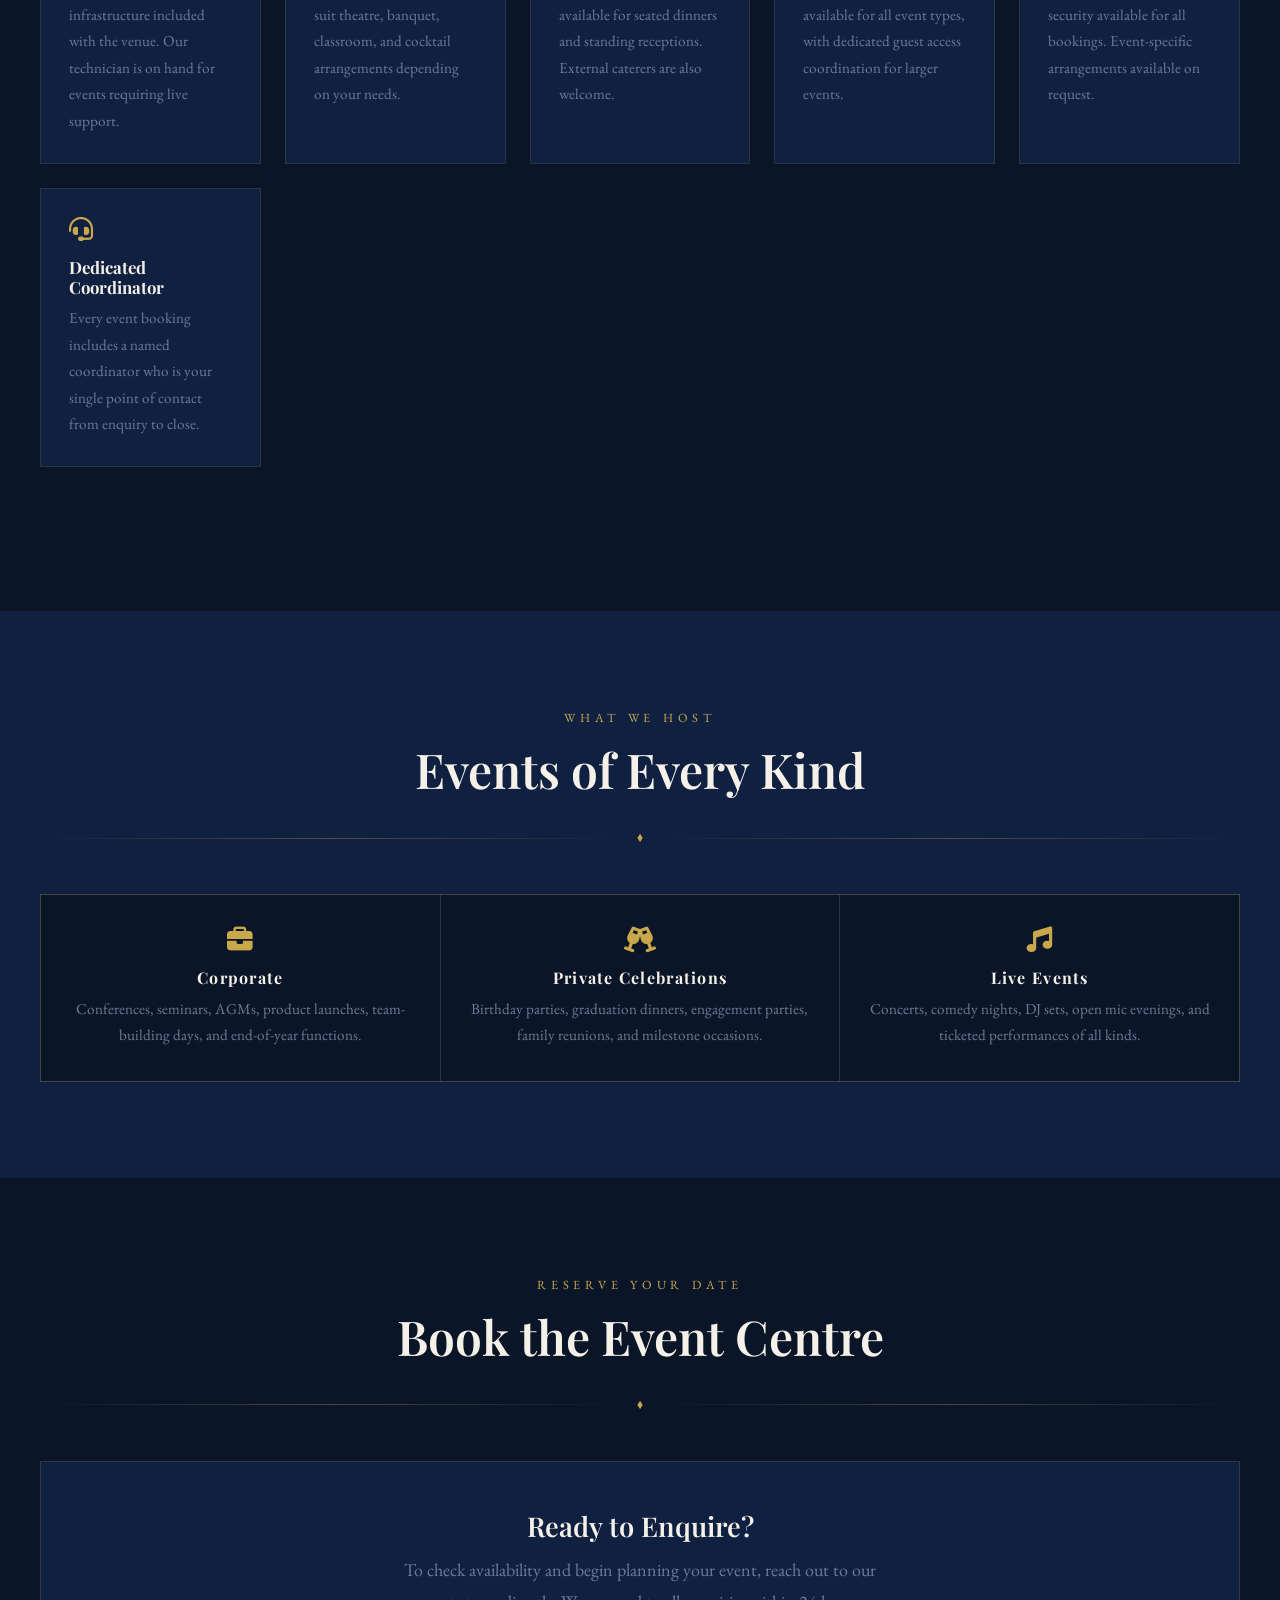
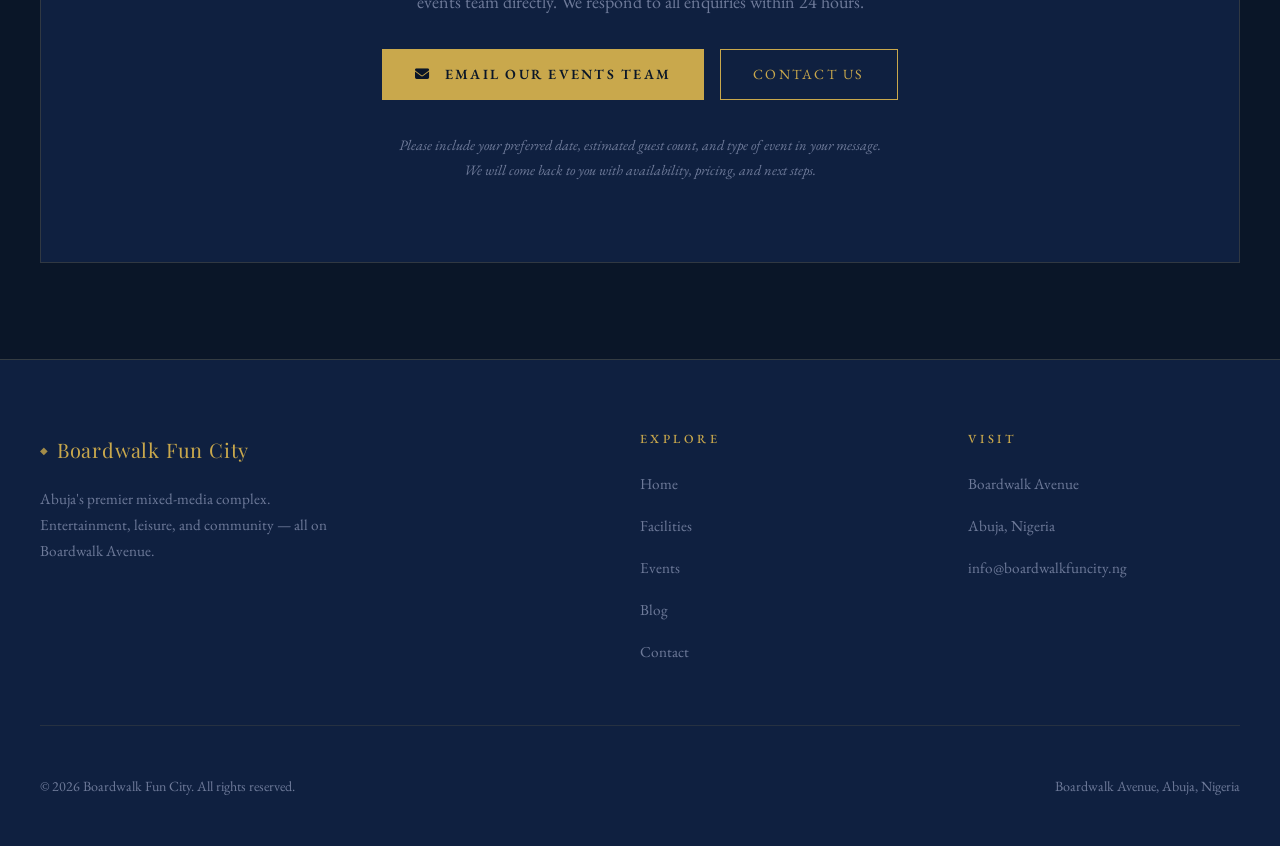
<file: events.html>
<!DOCTYPE html>
<html lang="en">
<head>
  <meta charset="UTF-8">
  <meta name="viewport" content="width=device-width, initial-scale=1.0">
  <meta name="description" content="Host your event at Boardwalk Fun City — Abuja's premier event venue on Boardwalk Avenue. Corporate events, private celebrations, product launches, and more.">
  <title>Events | Boardwalk Fun City</title>
  <link rel="preconnect" href="https://fonts.googleapis.com">
  <link rel="preconnect" href="https://fonts.gstatic.com" crossorigin>
  <link href="https://fonts.googleapis.com/css2?family=Playfair+Display:ital,wght@0,400;0,600;0,700;1,400&family=EB+Garamond:ital,wght@0,400;0,500;1,400&display=swap" rel="stylesheet">
  <link rel="stylesheet" href="https://cdnjs.cloudflare.com/ajax/libs/font-awesome/6.4.0/css/all.min.css">
  <link rel="stylesheet" href="css/style.css">

  <!-- SEO: Canonical & Robots -->
  <meta name="author" content="Boardwalk Fun City">
  <meta name="robots" content="index, follow">
  <link rel="canonical" href="https://jtbanego.github.io/boardwalk-avenue/events.html">

  <!-- Open Graph -->
  <meta property="og:site_name" content="Boardwalk Fun City">
  <meta property="og:type" content="website">
  <meta property="og:url" content="https://jtbanego.github.io/boardwalk-avenue/events.html">
  <meta property="og:title" content="Events & Bookings | Boardwalk Fun City">
  <meta property="og:description" content="Book your next birthday, corporate event, or group outing at Boardwalk Fun City — Abuja's most complete entertainment venue on Boardwalk Avenue.">
  <meta property="og:image" content="https://jtbanego.github.io/boardwalk-avenue/assets/og-image.jpg">
  <meta property="og:image:width" content="1200">
  <meta property="og:image:height" content="630">
  <meta property="og:locale" content="en_NG">

  <!-- Twitter/X Card -->
  <meta name="twitter:card" content="summary_large_image">
  <meta name="twitter:title" content="Events & Bookings | Boardwalk Fun City">
  <meta name="twitter:description" content="Book your next birthday, corporate event, or group outing at Boardwalk Fun City — Abuja's most complete entertainment venue on Boardwalk Avenue.">
  <meta name="twitter:image" content="https://jtbanego.github.io/boardwalk-avenue/assets/og-image.jpg">
</head>
<body>

  <!-- NAVIGATION -->
  <nav class="nav" role="navigation" aria-label="Main navigation">
    <div class="nav-inner">
      <a href="index.html" class="nav-logo"><span class="dia">◆</span> Boardwalk Fun City</a>
      <ul class="nav-links">
        <li><a href="index.html">Home</a></li>
        <li><a href="facilities.html">Facilities</a></li>
        <li><a href="events.html">Events</a></li>
        <li><a href="blog.html">Blog</a></li>
        <li><a href="contact.html">Contact</a></li>
      </ul>
      <button class="nav-toggle" aria-label="Toggle navigation" aria-expanded="false">
        <span></span><span></span><span></span>
      </button>
    </div>
  </nav>

  <!-- PAGE HERO -->
  <div class="page-hero">
    <div class="hero-eyebrow">Boardwalk Fun City</div>
    <h1>Host Your Event Here</h1>
    <p style="color: var(--text-muted); font-style: italic; font-size: 1.15rem; margin-top: 1rem;">
      A venue that does the work, so you can enjoy the occasion.
    </p>
  </div>

  <!-- INTRO SECTION -->
  <section class="section">
    <div class="section-inner">
      <p class="section-label fade-in">The Event Centre</p>
      <h2 class="section-title fade-in fade-delay-1">Built for Every Occasion</h2>
      <div class="ornament-divider fade-in fade-delay-2"><span>◆</span></div>
      <p class="section-lead fade-in fade-delay-3">
        The Boardwalk Fun City Event Centre is Abuja's most versatile private hire venue — 
        a space that takes your brief seriously and delivers on it.
      </p>
      <p class="fade-in fade-delay-4" style="color: var(--text-muted); max-width: 700px; font-size: 1.05rem;">
        We understand that an event is rarely just about the space. It is the lighting that creates 
        the right mood, the sound system that doesn't let you down mid-speech, the coordination 
        that keeps the evening moving without making you feel managed. These are the details 
        our team exists to handle, so that you can be present for the parts that matter.
      </p>

      <!-- EVENT CENTRE PHOTO -->
      <div class="img-placeholder img-placeholder-hero fade-in fade-delay-5" style="margin-top: 2rem;">
        <i class="fa-regular fa-image"></i>
        <span>Event Centre — Photo Coming Soon</span>
      </div>

      <!-- FEATURES -->
      <div class="events-features">
        <div class="events-feature fade-in fade-delay-1">
          <i class="fa-solid fa-volume-high"></i>
          <h4>Sound & Lighting</h4>
          <p>Professional AV infrastructure included with the venue. Our technician is on hand for events requiring live support.</p>
        </div>
        <div class="events-feature fade-in fade-delay-2">
          <i class="fa-solid fa-arrows-up-down-left-right"></i>
          <h4>Flexible Layout</h4>
          <p>The space reconfigures to suit theatre, banquet, classroom, and cocktail arrangements depending on your needs.</p>
        </div>
        <div class="events-feature fade-in fade-delay-3">
          <i class="fa-solid fa-utensils"></i>
          <h4>Catering Options</h4>
          <p>In-house catering is available for seated dinners and standing receptions. External caterers are also welcome.</p>
        </div>
        <div class="events-feature fade-in fade-delay-4">
          <i class="fa-solid fa-car"></i>
          <h4>Parking</h4>
          <p>Ample on-site parking available for all event types, with dedicated guest access coordination for larger events.</p>
        </div>
        <div class="events-feature fade-in fade-delay-1">
          <i class="fa-solid fa-shield-halved"></i>
          <h4>Security</h4>
          <p>Professional on-site security available for all bookings. Event-specific arrangements available on request.</p>
        </div>
        <div class="events-feature fade-in fade-delay-2">
          <i class="fa-solid fa-headset"></i>
          <h4>Dedicated Coordinator</h4>
          <p>Every event booking includes a named coordinator who is your single point of contact from enquiry to close.</p>
        </div>
      </div>
    </div>
  </section>

  <!-- TYPES OF EVENTS -->
  <section class="section section-alt">
    <div class="section-inner">
      <p class="section-label fade-in text-center">What We Host</p>
      <h2 class="section-title fade-in fade-delay-1 text-center">Events of Every Kind</h2>
      <div class="ornament-divider fade-in fade-delay-2"><span>◆</span></div>

      <div class="event-types fade-in fade-delay-3">
        <div class="event-type">
          <i class="fa-solid fa-briefcase"></i>
          <h4>Corporate</h4>
          <p>Conferences, seminars, AGMs, product launches, team-building days, and end-of-year functions.</p>
        </div>
        <div class="event-type">
          <i class="fa-solid fa-champagne-glasses"></i>
          <h4>Private Celebrations</h4>
          <p>Birthday parties, graduation dinners, engagement parties, family reunions, and milestone occasions.</p>
        </div>
        <div class="event-type">
          <i class="fa-solid fa-music"></i>
          <h4>Live Events</h4>
          <p>Concerts, comedy nights, DJ sets, open mic evenings, and ticketed performances of all kinds.</p>
        </div>
      </div>
    </div>
  </section>

  <!-- BOOKING SECTION -->
  <section class="section">
    <div class="section-inner">
      <p class="section-label fade-in text-center">Reserve Your Date</p>
      <h2 class="section-title fade-in fade-delay-1 text-center">Book the Event Centre</h2>
      <div class="ornament-divider fade-in fade-delay-2"><span>◆</span></div>

      <div class="booking-section fade-in fade-delay-3">
        <h3>Ready to Enquire?</h3>
        <p>
          To check availability and begin planning your event, reach out to our events team directly. 
          We respond to all enquiries within 24 hours.
        </p>

        <!-- 
          DEVELOPER NOTE: To enable online booking, replace this section with your Calendly embed:
          
          <div class="calendly-inline-widget" 
               data-url="https://calendly.com/YOUR-USERNAME/event-centre" 
               style="min-width:320px;height:630px;">
          </div>
          <script type="text/javascript" 
                  src="https://assets.calendly.com/assets/external/widget.js" async></script>
        -->

        <div class="booking-contact">
          <a href="mailto:events@boardwalkfuncity.ng" class="btn btn-primary">
            <i class="fa-solid fa-envelope" style="margin-right: 0.5rem;"></i> Email Our Events Team
          </a>
          <a href="contact.html" class="btn btn-outline">Contact Us</a>
        </div>

        <p style="margin-top: 2rem; color: var(--text-muted); font-size: 0.9rem; font-style: italic;">
          Please include your preferred date, estimated guest count, and type of event in your message. 
          We will come back to you with availability, pricing, and next steps.
        </p>
      </div>
    </div>
  </section>

  <!-- FOOTER -->
  <footer class="footer">
    <div class="footer-inner">
      <div class="footer-top">
        <div class="footer-brand">
          <a href="index.html" class="nav-logo"><span class="dia">◆</span> Boardwalk Fun City</a>
          <p>Abuja's premier mixed-media complex. Entertainment, leisure, and community — all on Boardwalk Avenue.</p>
        </div>
        <div class="footer-col">
          <h4>Explore</h4>
          <ul>
            <li><a href="index.html">Home</a></li>
            <li><a href="facilities.html">Facilities</a></li>
            <li><a href="events.html">Events</a></li>
            <li><a href="blog.html">Blog</a></li>
            <li><a href="contact.html">Contact</a></li>
          </ul>
        </div>
        <div class="footer-col">
          <h4>Visit</h4>
          <ul>
            <li><a href="contact.html">Boardwalk Avenue</a></li>
            <li><a href="contact.html">Abuja, Nigeria</a></li>
            <li><a href="mailto:info@boardwalkfuncity.ng">info@boardwalkfuncity.ng</a></li>
          </ul>
        </div>
      </div>
      <div class="footer-bottom">
        <p>© <span class="copyright-year"></span> Boardwalk Fun City. All rights reserved.</p>
        <p>Boardwalk Avenue, Abuja, Nigeria</p>
      </div>
    </div>
  </footer>

  <script src="js/main.js"></script>
</body>
</html>
</file>
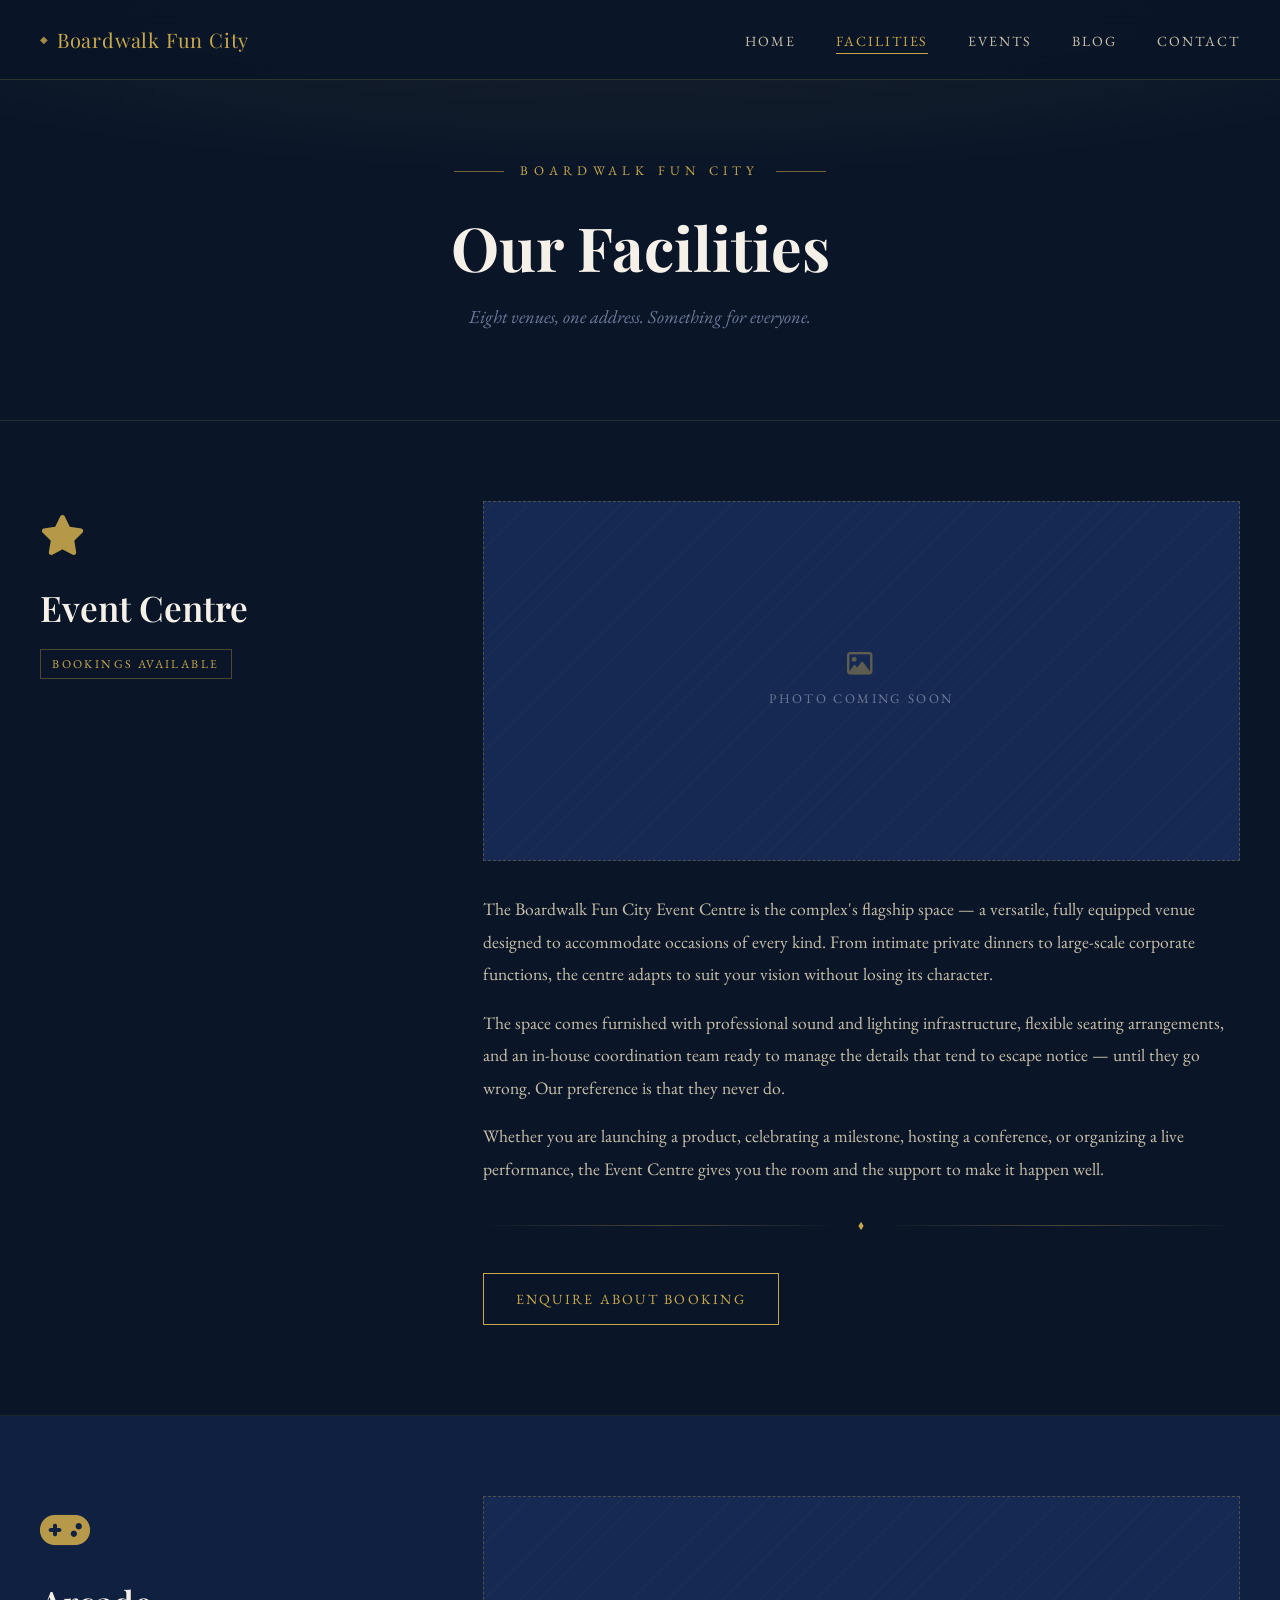
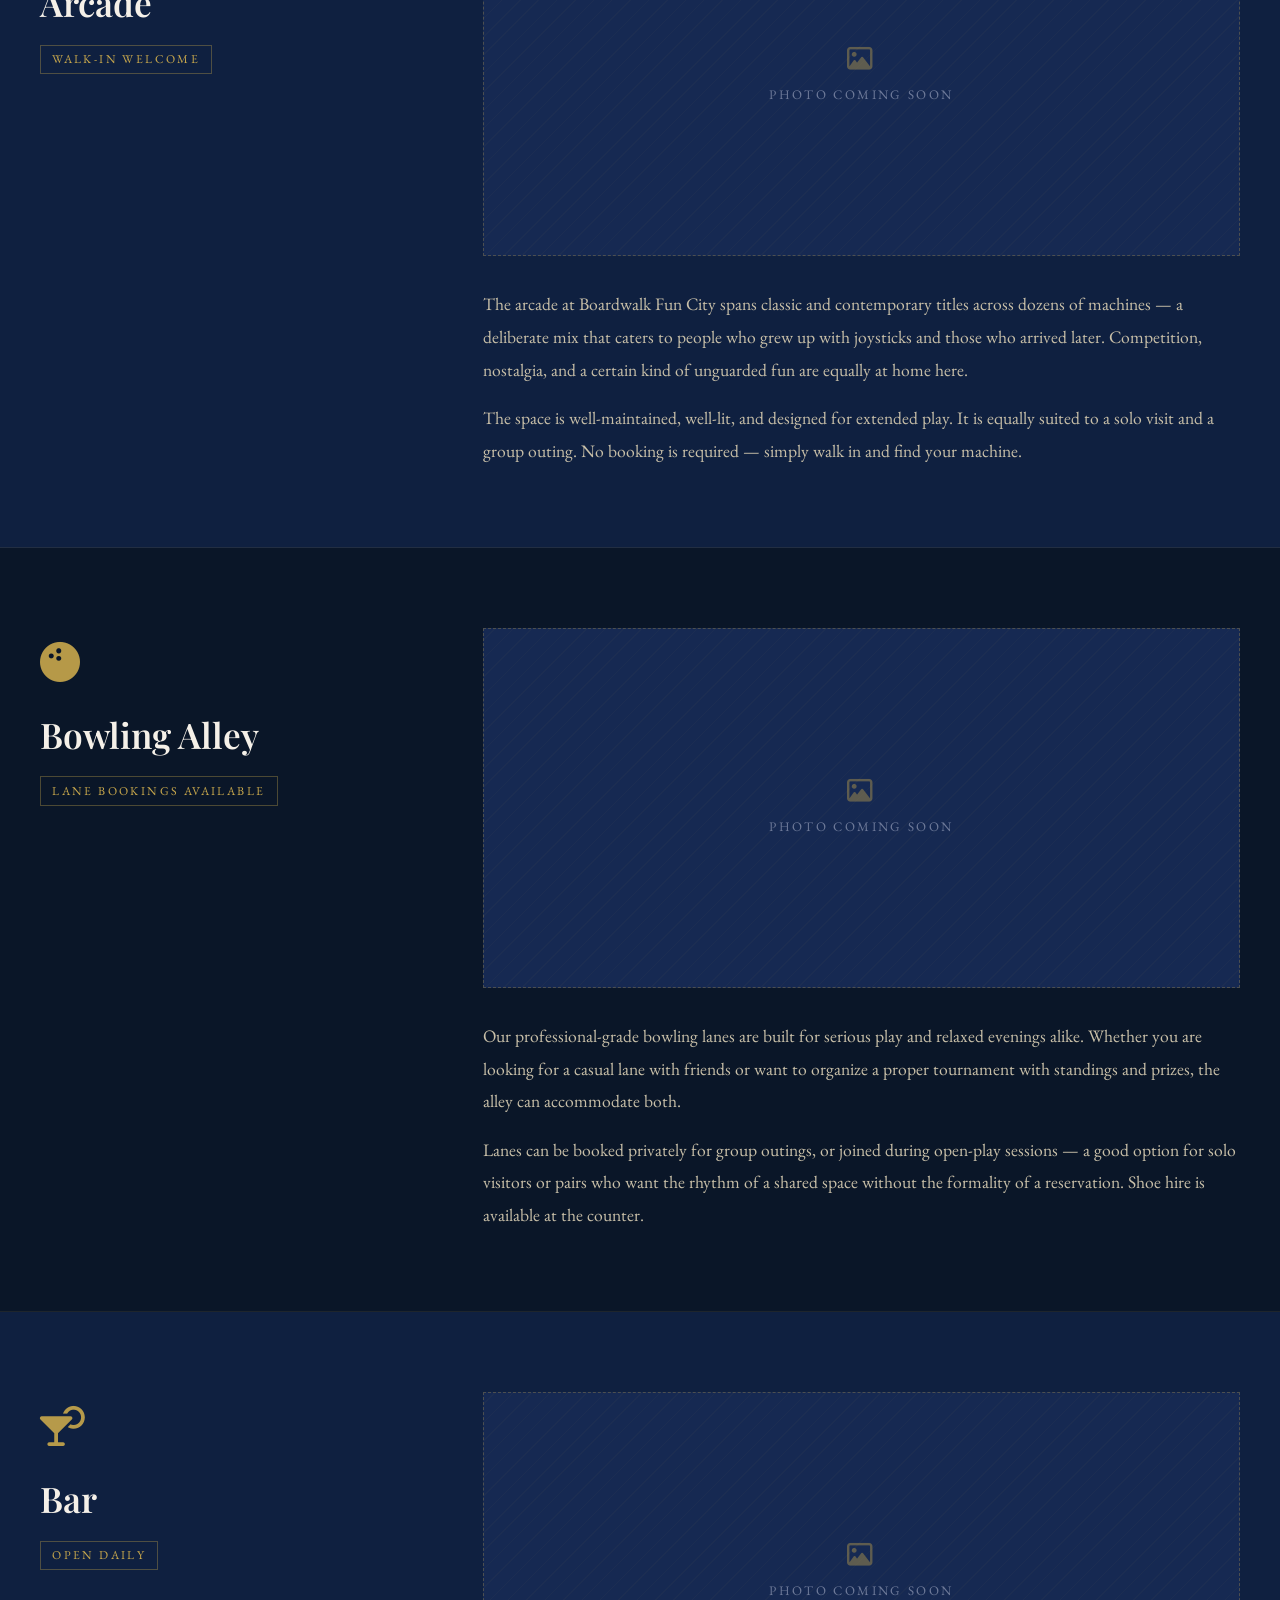
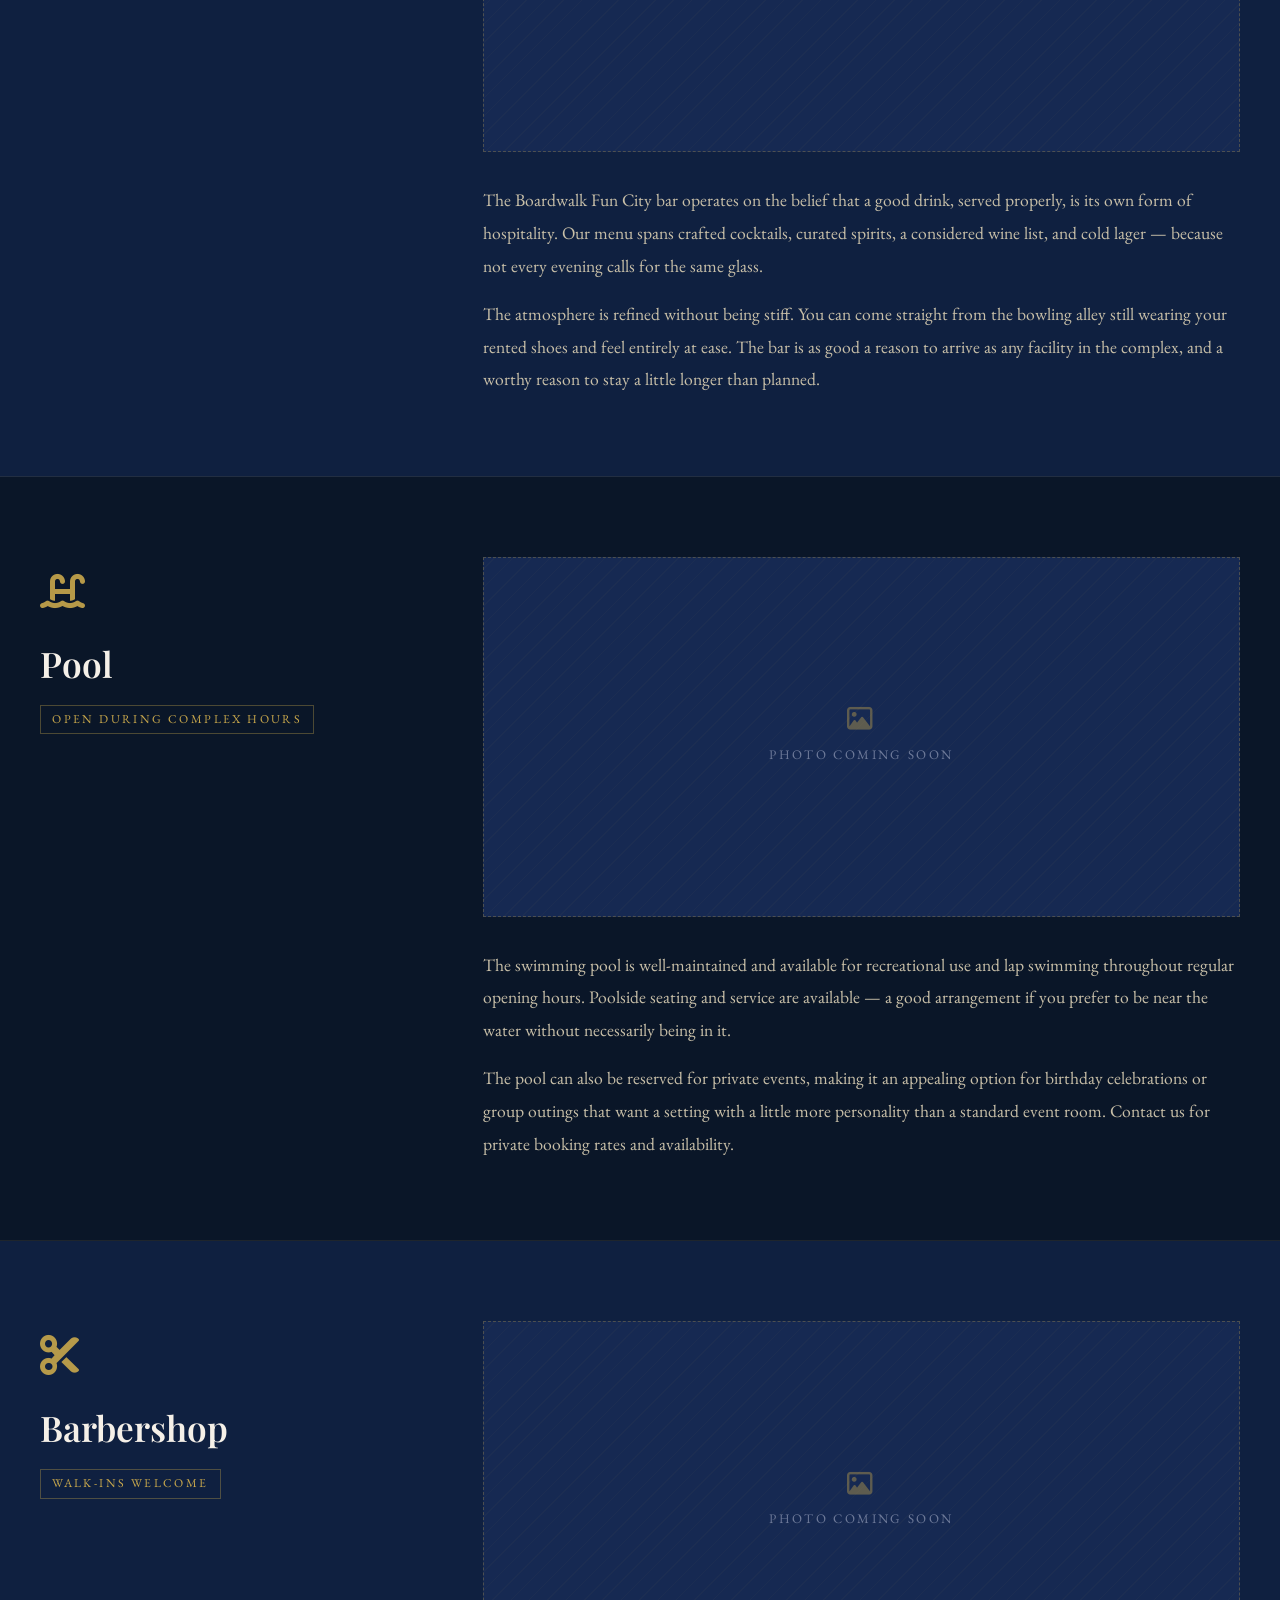
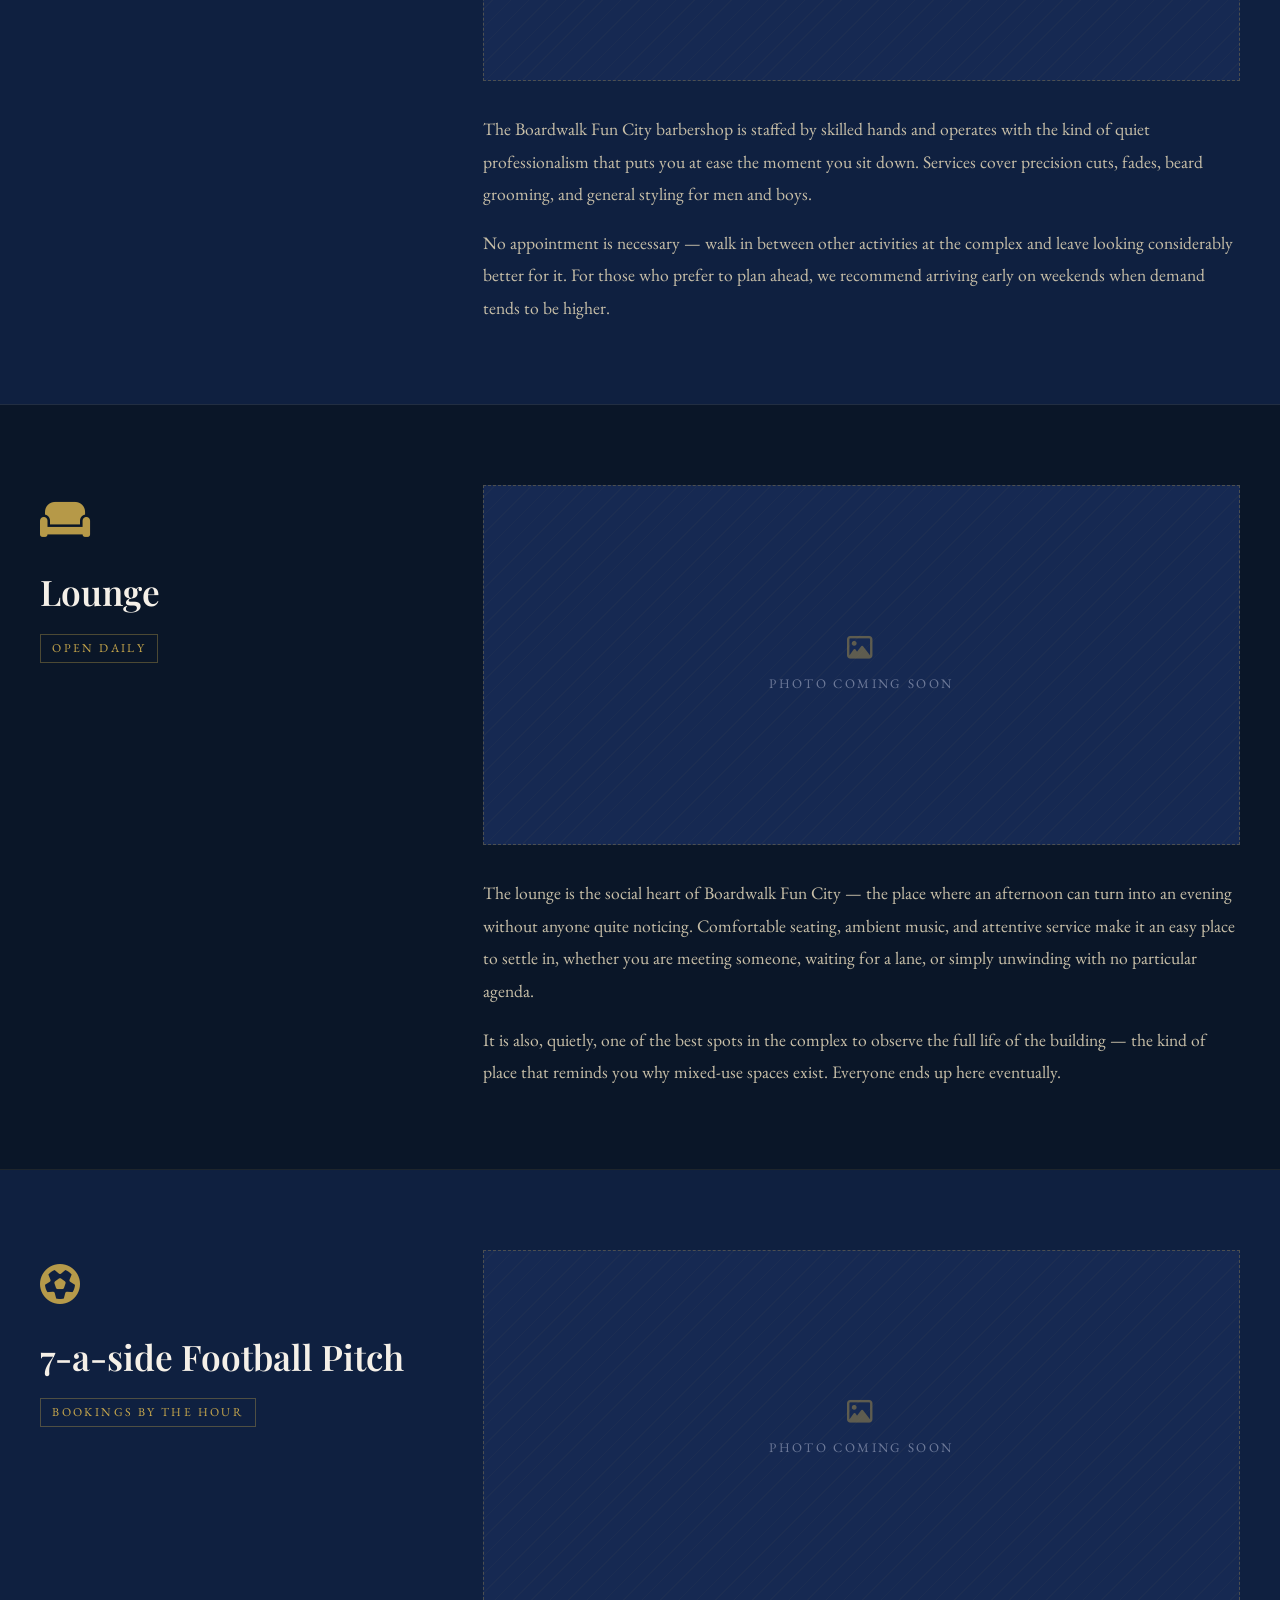
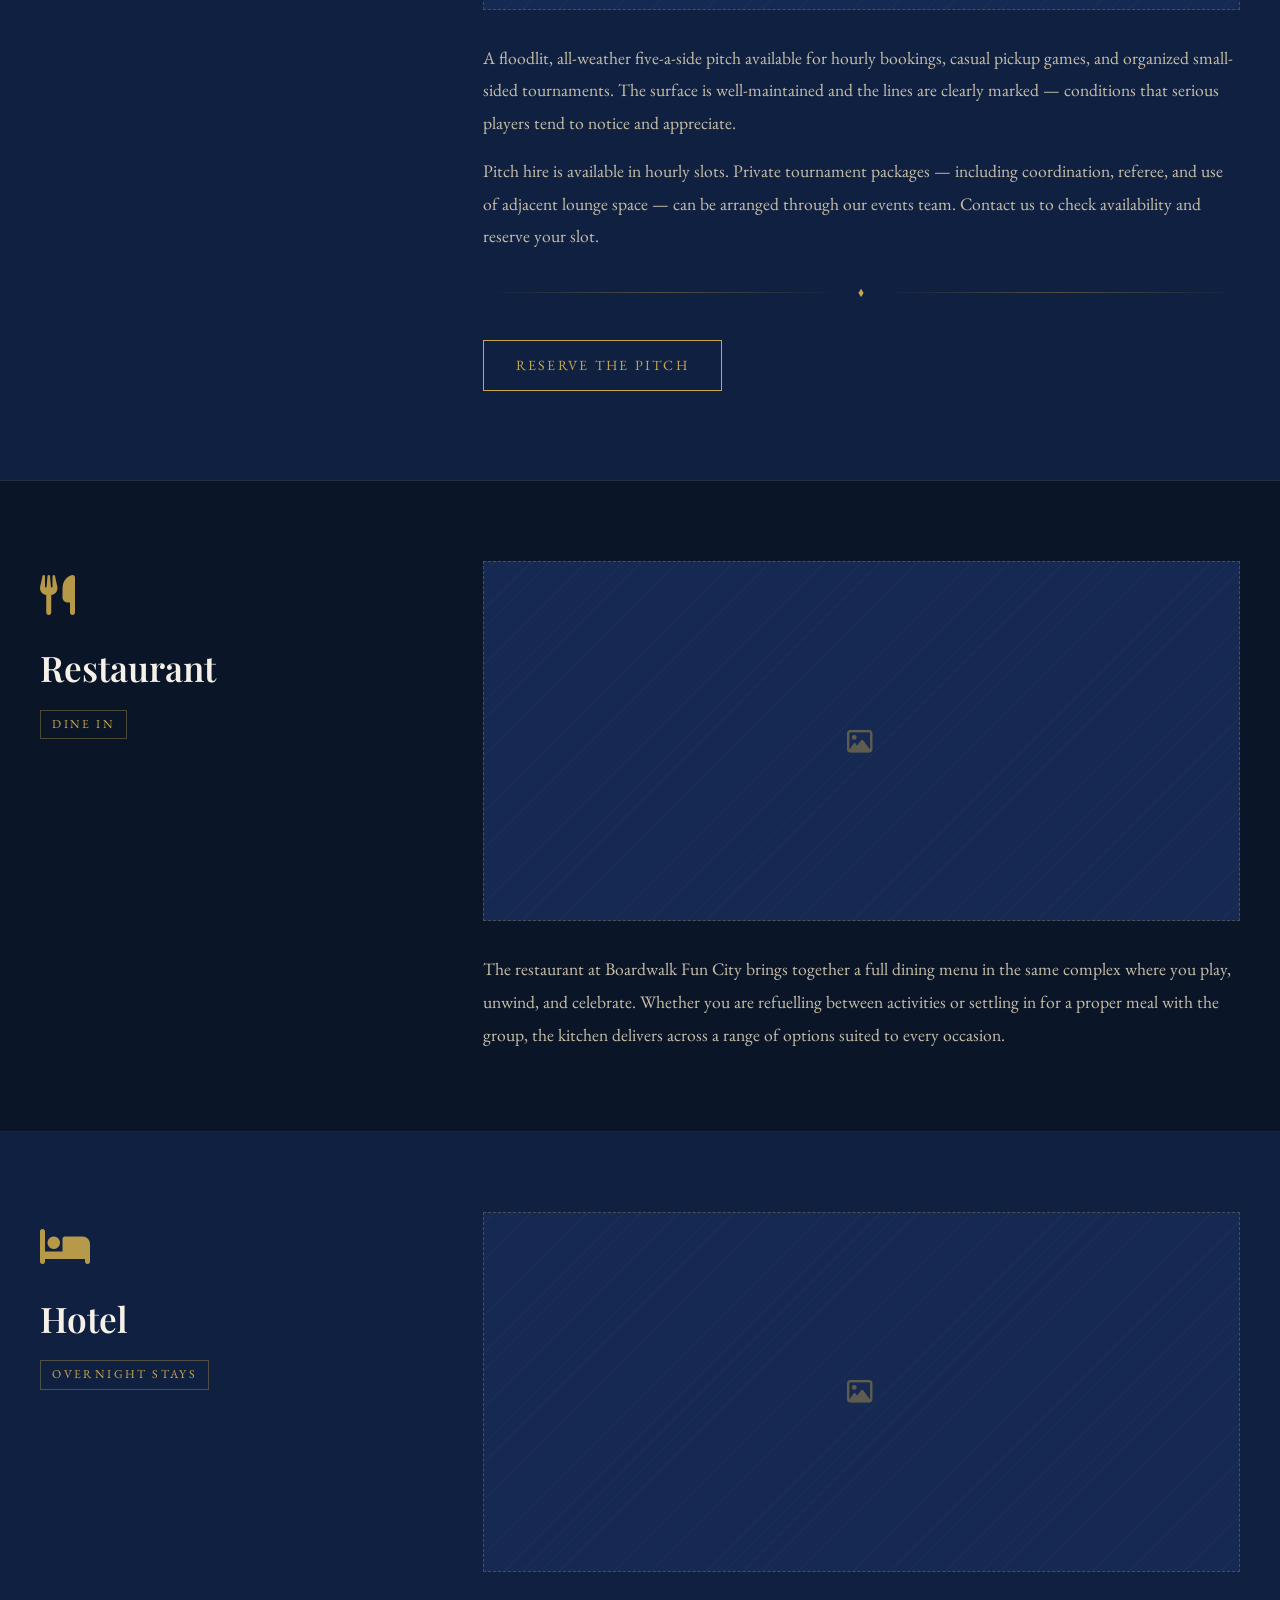
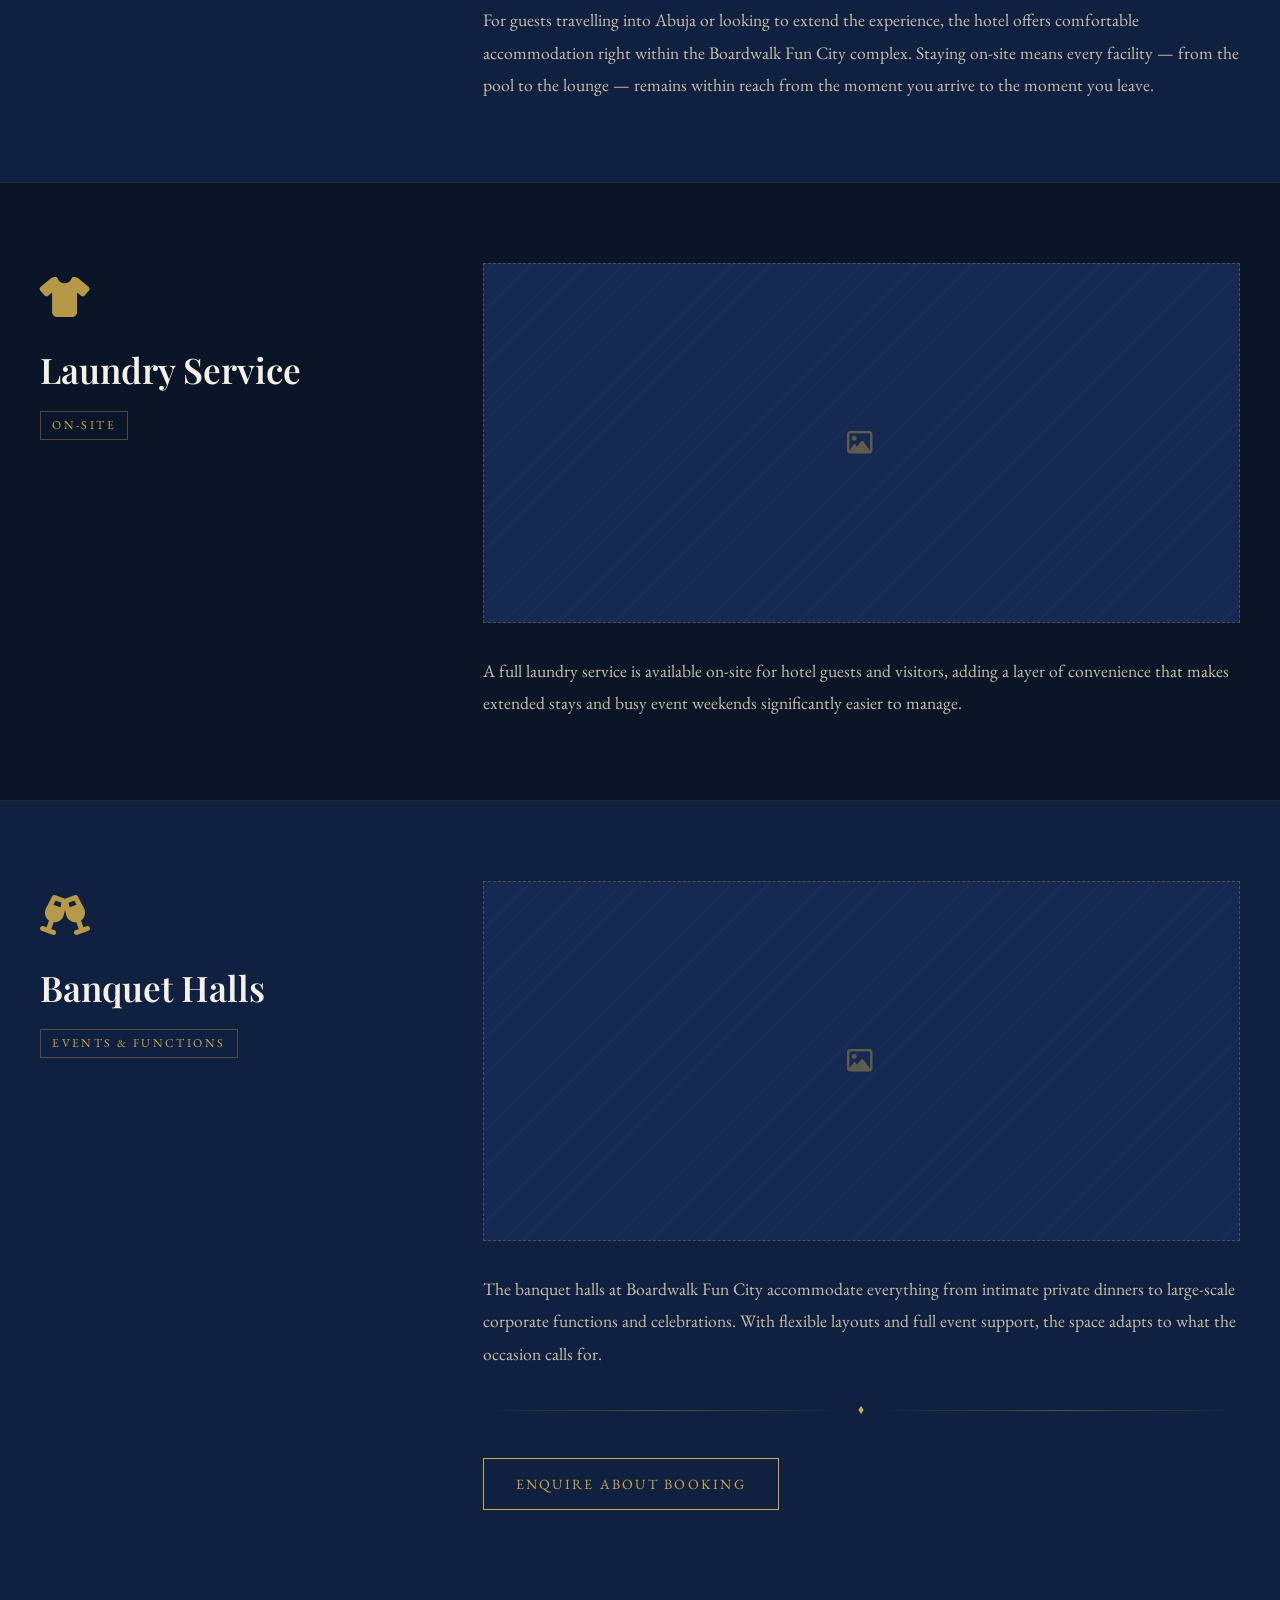
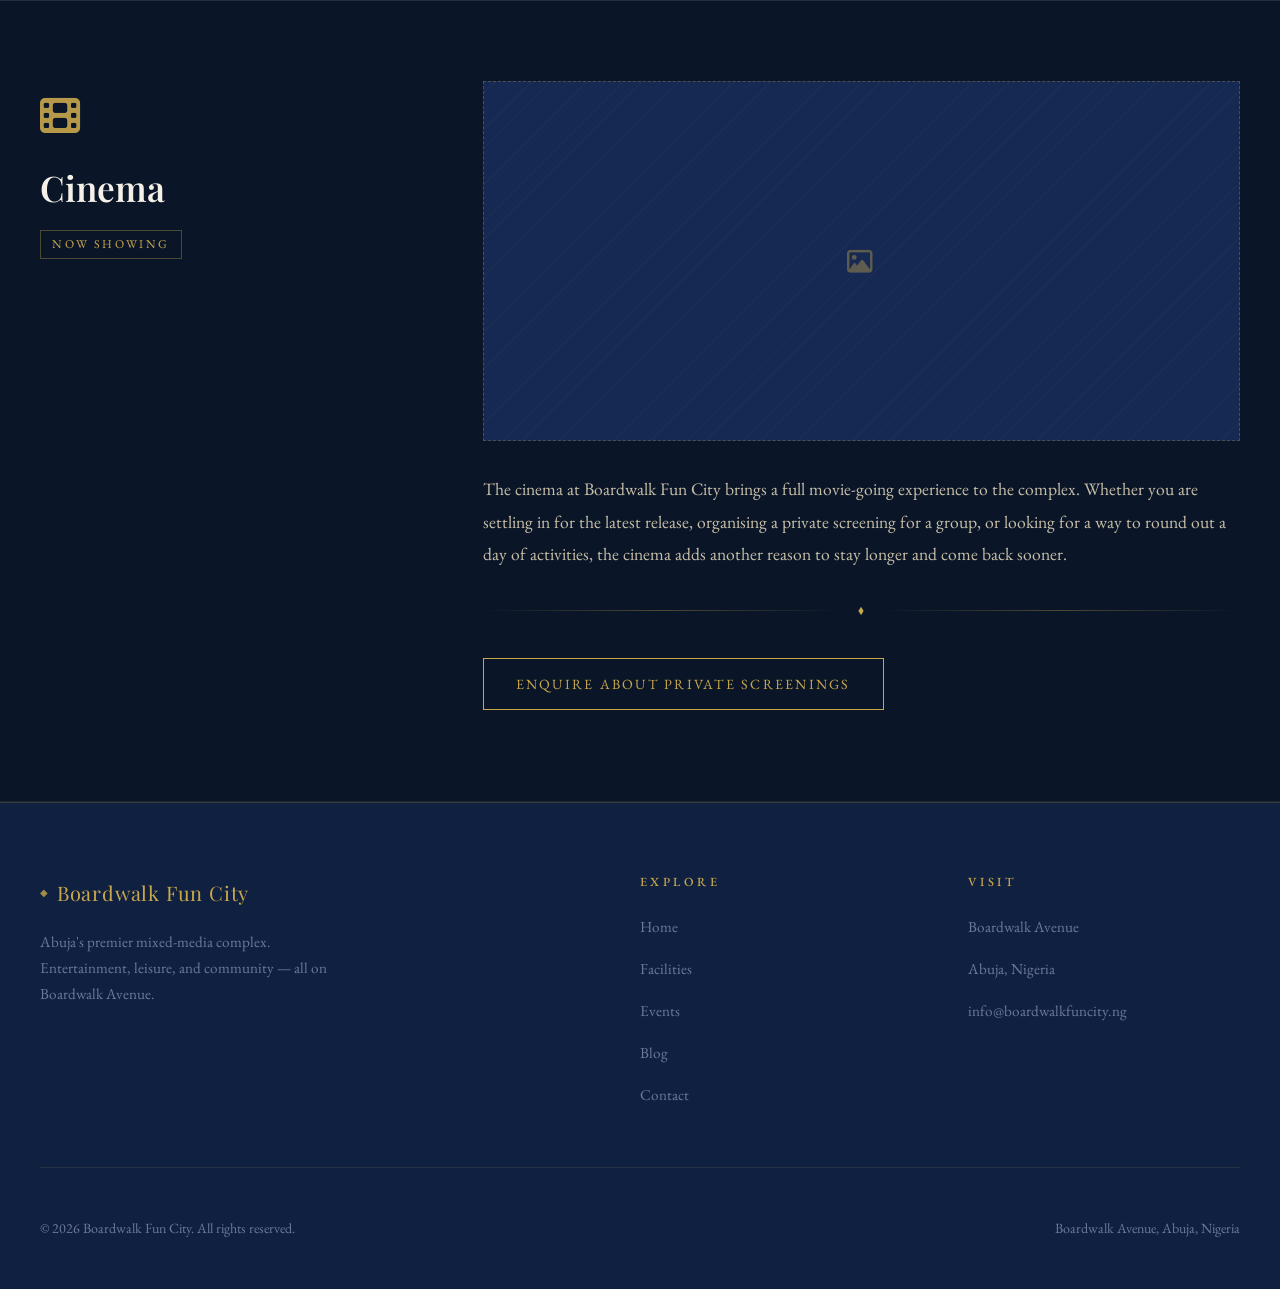
<file: facilities.html>
<!DOCTYPE html>
<html lang="en">
<head>
  <meta charset="UTF-8">
  <meta name="viewport" content="width=device-width, initial-scale=1.0">
  <meta name="description" content="Explore all eight venues at Boardwalk Fun City — event centre, arcade, bowling alley, bar, pool, barbershop, lounge, and 7-a-side football pitch in Abuja.">
  <title>Facilities | Boardwalk Fun City</title>
  <link rel="preconnect" href="https://fonts.googleapis.com">
  <link rel="preconnect" href="https://fonts.gstatic.com" crossorigin>
  <link href="https://fonts.googleapis.com/css2?family=Playfair+Display:ital,wght@0,400;0,600;0,700;1,400&family=EB+Garamond:ital,wght@0,400;0,500;1,400&display=swap" rel="stylesheet">
  <link rel="stylesheet" href="https://cdnjs.cloudflare.com/ajax/libs/font-awesome/6.4.0/css/all.min.css">
  <link rel="stylesheet" href="css/style.css">

  <!-- SEO: Canonical & Robots -->
  <meta name="author" content="Boardwalk Fun City">
  <meta name="robots" content="index, follow">
  <link rel="canonical" href="https://jtbanego.github.io/boardwalk-avenue/facilities.html">

  <!-- Open Graph -->
  <meta property="og:site_name" content="Boardwalk Fun City">
  <meta property="og:type" content="website">
  <meta property="og:url" content="https://jtbanego.github.io/boardwalk-avenue/facilities.html">
  <meta property="og:title" content="Facilities | Boardwalk Fun City">
  <meta property="og:description" content="Bowling, arcade, 7-a-side football, pool, cinema, hotel, restaurant, lounge, banquet halls, event centre, and barbershop — all on Boardwalk Avenue, Abuja.">
  <meta property="og:image" content="https://jtbanego.github.io/boardwalk-avenue/assets/og-image.jpg">
  <meta property="og:image:width" content="1200">
  <meta property="og:image:height" content="630">
  <meta property="og:locale" content="en_NG">

  <!-- Twitter/X Card -->
  <meta name="twitter:card" content="summary_large_image">
  <meta name="twitter:title" content="Facilities | Boardwalk Fun City">
  <meta name="twitter:description" content="Bowling, arcade, 7-a-side football, pool, cinema, hotel, restaurant, lounge, banquet halls, event centre, and barbershop — all on Boardwalk Avenue, Abuja.">
  <meta name="twitter:image" content="https://jtbanego.github.io/boardwalk-avenue/assets/og-image.jpg">
</head>
<body>

  <!-- NAVIGATION -->
  <nav class="nav" role="navigation" aria-label="Main navigation">
    <div class="nav-inner">
      <a href="index.html" class="nav-logo"><span class="dia">◆</span> Boardwalk Fun City</a>
      <ul class="nav-links">
        <li><a href="index.html">Home</a></li>
        <li><a href="facilities.html">Facilities</a></li>
        <li><a href="events.html">Events</a></li>
        <li><a href="blog.html">Blog</a></li>
        <li><a href="contact.html">Contact</a></li>
      </ul>
      <button class="nav-toggle" aria-label="Toggle navigation" aria-expanded="false">
        <span></span><span></span><span></span>
      </button>
    </div>
  </nav>

  <!-- PAGE HERO -->
  <div class="page-hero">
    <div class="hero-eyebrow">Boardwalk Fun City</div>
    <h1>Our Facilities</h1>
    <p style="color: var(--text-muted); font-style: italic; font-size: 1.15rem; margin-top: 1rem;">
      Eight venues, one address. Something for everyone.
    </p>
  </div>

  <!-- EVENT CENTRE -->
  <div class="facility-detail">
    <div class="facility-detail-inner">
      <div class="facility-detail-meta fade-in">
        <div class="facility-icon"><i class="fa-solid fa-star"></i></div>
        <h2>Event Centre</h2>
        <span class="tag">Bookings Available</span>
      </div>
      <div class="facility-detail-body fade-in fade-delay-2">
        <div class="img-placeholder img-placeholder-large" style="margin-bottom: 2rem;"><i class="fa-regular fa-image"></i><span>Photo Coming Soon</span></div>
        <p>
          The Boardwalk Fun City Event Centre is the complex's flagship space — a versatile, fully equipped venue 
          designed to accommodate occasions of every kind. From intimate private dinners to large-scale 
          corporate functions, the centre adapts to suit your vision without losing its character.
        </p>
        <p>
          The space comes furnished with professional sound and lighting infrastructure, flexible seating 
          arrangements, and an in-house coordination team ready to manage the details that tend to escape 
          notice — until they go wrong. Our preference is that they never do.
        </p>
        <p>
          Whether you are launching a product, celebrating a milestone, hosting a conference, or organizing 
          a live performance, the Event Centre gives you the room and the support to make it happen well.
        </p>
        <div class="ornament-divider"><span>◆</span></div>
        <p>
          <a href="events.html" class="btn btn-outline" style="margin-top: 0.5rem;">Enquire About Booking</a>
        </p>
      </div>
    </div>
  </div>

  <!-- ARCADE -->
  <div class="facility-detail">
    <div class="facility-detail-inner">
      <div class="facility-detail-meta fade-in">
        <div class="facility-icon"><i class="fa-solid fa-gamepad"></i></div>
        <h2>Arcade</h2>
        <span class="tag">Walk-In Welcome</span>
      </div>
      <div class="facility-detail-body fade-in fade-delay-2">
        <div class="img-placeholder img-placeholder-large" style="margin-bottom: 2rem;"><i class="fa-regular fa-image"></i><span>Photo Coming Soon</span></div>
        <p>
          The arcade at Boardwalk Fun City spans classic and contemporary titles across dozens of machines — 
          a deliberate mix that caters to people who grew up with joysticks and those who arrived later. 
          Competition, nostalgia, and a certain kind of unguarded fun are equally at home here.
        </p>
        <p>
          The space is well-maintained, well-lit, and designed for extended play. It is equally suited 
          to a solo visit and a group outing. No booking is required — simply walk in and find your machine.
        </p>
      </div>
    </div>
  </div>

  <!-- BOWLING ALLEY -->
  <div class="facility-detail">
    <div class="facility-detail-inner">
      <div class="facility-detail-meta fade-in">
        <div class="facility-icon"><i class="fa-solid fa-bowling-ball"></i></div>
        <h2>Bowling Alley</h2>
        <span class="tag">Lane Bookings Available</span>
      </div>
      <div class="facility-detail-body fade-in fade-delay-2">
        <div class="img-placeholder img-placeholder-large" style="margin-bottom: 2rem;"><i class="fa-regular fa-image"></i><span>Photo Coming Soon</span></div>
        <p>
          Our professional-grade bowling lanes are built for serious play and relaxed evenings alike. 
          Whether you are looking for a casual lane with friends or want to organize a proper tournament 
          with standings and prizes, the alley can accommodate both.
        </p>
        <p>
          Lanes can be booked privately for group outings, or joined during open-play sessions — a good 
          option for solo visitors or pairs who want the rhythm of a shared space without the formality 
          of a reservation. Shoe hire is available at the counter.
        </p>
      </div>
    </div>
  </div>

  <!-- BAR -->
  <div class="facility-detail">
    <div class="facility-detail-inner">
      <div class="facility-detail-meta fade-in">
        <div class="facility-icon"><i class="fa-solid fa-martini-glass-citrus"></i></div>
        <h2>Bar</h2>
        <span class="tag">Open Daily</span>
      </div>
      <div class="facility-detail-body fade-in fade-delay-2">
        <div class="img-placeholder img-placeholder-large" style="margin-bottom: 2rem;"><i class="fa-regular fa-image"></i><span>Photo Coming Soon</span></div>
        <p>
          The Boardwalk Fun City bar operates on the belief that a good drink, served properly, is its own form 
          of hospitality. Our menu spans crafted cocktails, curated spirits, a considered wine list, 
          and cold lager — because not every evening calls for the same glass.
        </p>
        <p>
          The atmosphere is refined without being stiff. You can come straight from the bowling alley still 
          wearing your rented shoes and feel entirely at ease. The bar is as good a reason to arrive 
          as any facility in the complex, and a worthy reason to stay a little longer than planned.
        </p>
      </div>
    </div>
  </div>

  <!-- POOL -->
  <div class="facility-detail">
    <div class="facility-detail-inner">
      <div class="facility-detail-meta fade-in">
        <div class="facility-icon"><i class="fa-solid fa-water-ladder"></i></div>
        <h2>Pool</h2>
        <span class="tag">Open During Complex Hours</span>
      </div>
      <div class="facility-detail-body fade-in fade-delay-2">
        <div class="img-placeholder img-placeholder-large" style="margin-bottom: 2rem;"><i class="fa-regular fa-image"></i><span>Photo Coming Soon</span></div>
        <p>
          The swimming pool is well-maintained and available for recreational use and lap swimming 
          throughout regular opening hours. Poolside seating and service are available — a good arrangement 
          if you prefer to be near the water without necessarily being in it.
        </p>
        <p>
          The pool can also be reserved for private events, making it an appealing option for birthday 
          celebrations or group outings that want a setting with a little more personality than a 
          standard event room. Contact us for private booking rates and availability.
        </p>
      </div>
    </div>
  </div>

  <!-- BARBERSHOP -->
  <div class="facility-detail">
    <div class="facility-detail-inner">
      <div class="facility-detail-meta fade-in">
        <div class="facility-icon"><i class="fa-solid fa-scissors"></i></div>
        <h2>Barbershop</h2>
        <span class="tag">Walk-Ins Welcome</span>
      </div>
      <div class="facility-detail-body fade-in fade-delay-2">
        <div class="img-placeholder img-placeholder-large" style="margin-bottom: 2rem;"><i class="fa-regular fa-image"></i><span>Photo Coming Soon</span></div>
        <p>
          The Boardwalk Fun City barbershop is staffed by skilled hands and operates with the kind of quiet 
          professionalism that puts you at ease the moment you sit down. Services cover precision cuts, 
          fades, beard grooming, and general styling for men and boys.
        </p>
        <p>
          No appointment is necessary — walk in between other activities at the complex and leave 
          looking considerably better for it. For those who prefer to plan ahead, we recommend arriving 
          early on weekends when demand tends to be higher.
        </p>
      </div>
    </div>
  </div>

  <!-- LOUNGE -->
  <div class="facility-detail">
    <div class="facility-detail-inner">
      <div class="facility-detail-meta fade-in">
        <div class="facility-icon"><i class="fa-solid fa-couch"></i></div>
        <h2>Lounge</h2>
        <span class="tag">Open Daily</span>
      </div>
      <div class="facility-detail-body fade-in fade-delay-2">
        <div class="img-placeholder img-placeholder-large" style="margin-bottom: 2rem;"><i class="fa-regular fa-image"></i><span>Photo Coming Soon</span></div>
        <p>
          The lounge is the social heart of Boardwalk Fun City — the place where an afternoon can turn into 
          an evening without anyone quite noticing. Comfortable seating, ambient music, and attentive 
          service make it an easy place to settle in, whether you are meeting someone, waiting for a lane, 
          or simply unwinding with no particular agenda.
        </p>
        <p>
          It is also, quietly, one of the best spots in the complex to observe the full life of the building — 
          the kind of place that reminds you why mixed-use spaces exist. Everyone ends up here eventually.
        </p>
      </div>
    </div>
  </div>

  <!-- 7-a-side PITCH -->
  <div class="facility-detail">
    <div class="facility-detail-inner">
      <div class="facility-detail-meta fade-in">
        <div class="facility-icon"><i class="fa-solid fa-futbol"></i></div>
        <h2>7-a-side Football Pitch</h2>
        <span class="tag">Bookings by the Hour</span>
      </div>
      <div class="facility-detail-body fade-in fade-delay-2">
        <div class="img-placeholder img-placeholder-large" style="margin-bottom: 2rem;"><i class="fa-regular fa-image"></i><span>Photo Coming Soon</span></div>
        <p>
          A floodlit, all-weather five-a-side pitch available for hourly bookings, casual pickup games, 
          and organized small-sided tournaments. The surface is well-maintained and the lines are 
          clearly marked — conditions that serious players tend to notice and appreciate.
        </p>
        <p>
          Pitch hire is available in hourly slots. Private tournament packages — including coordination, 
          referee, and use of adjacent lounge space — can be arranged through our events team. 
          Contact us to check availability and reserve your slot.
        </p>
        <div class="ornament-divider"><span>◆</span></div>
        <a href="contact.html" class="btn btn-outline" style="margin-top: 0.5rem;">Reserve the Pitch</a>
      </div>
    </div>
  </div>

  
  <!-- RESTAURANT -->
  <div class="facility-detail">
    <div class="facility-detail-inner">
      <div class="facility-detail-meta fade-in">
        <div class="facility-icon"><i class="fa-solid fa-utensils"></i></div>
        <h2>Restaurant</h2>
        <span class="tag">Dine In</span>
      </div>
      <div class="facility-detail-body fade-in fade-delay-2">
        <div class="img-placeholder img-placeholder-large" style="margin-bottom: 2rem;"><i class="fa-regular fa-image"></i></div>
        <p>The restaurant at Boardwalk Fun City brings together a full dining menu in the same complex where you play, unwind, and celebrate. Whether you are refuelling between activities or settling in for a proper meal with the group, the kitchen delivers across a range of options suited to every occasion.</p>
      </div>
    </div>
  </div>

  <!-- HOTEL -->
  <div class="facility-detail">
    <div class="facility-detail-inner">
      <div class="facility-detail-meta fade-in">
        <div class="facility-icon"><i class="fa-solid fa-bed"></i></div>
        <h2>Hotel</h2>
        <span class="tag">Overnight Stays</span>
      </div>
      <div class="facility-detail-body fade-in fade-delay-2">
        <div class="img-placeholder img-placeholder-large" style="margin-bottom: 2rem;"><i class="fa-regular fa-image"></i></div>
        <p>For guests travelling into Abuja or looking to extend the experience, the hotel offers comfortable accommodation right within the Boardwalk Fun City complex. Staying on-site means every facility — from the pool to the lounge — remains within reach from the moment you arrive to the moment you leave.</p>
      </div>
    </div>
  </div>

  <!-- LAUNDRY SERVICE -->
  <div class="facility-detail">
    <div class="facility-detail-inner">
      <div class="facility-detail-meta fade-in">
        <div class="facility-icon"><i class="fa-solid fa-shirt"></i></div>
        <h2>Laundry Service</h2>
        <span class="tag">On-Site</span>
      </div>
      <div class="facility-detail-body fade-in fade-delay-2">
        <div class="img-placeholder img-placeholder-large" style="margin-bottom: 2rem;"><i class="fa-regular fa-image"></i></div>
        <p>A full laundry service is available on-site for hotel guests and visitors, adding a layer of convenience that makes extended stays and busy event weekends significantly easier to manage.</p>
      </div>
    </div>
  </div>

  <!-- BANQUET HALLS -->
  <div class="facility-detail">
    <div class="facility-detail-inner">
      <div class="facility-detail-meta fade-in">
        <div class="facility-icon"><i class="fa-solid fa-champagne-glasses"></i></div>
        <h2>Banquet Halls</h2>
        <span class="tag">Events & Functions</span>
      </div>
      <div class="facility-detail-body fade-in fade-delay-2">
        <div class="img-placeholder img-placeholder-large" style="margin-bottom: 2rem;"><i class="fa-regular fa-image"></i></div>
        <p>The banquet halls at Boardwalk Fun City accommodate everything from intimate private dinners to large-scale corporate functions and celebrations. With flexible layouts and full event support, the space adapts to what the occasion calls for.</p>
        <div class="ornament-divider"><span>◆</span></div>
        <p><a href="events.html" class="btn btn-outline" style="margin-top: 0.5rem;">Enquire About Booking</a></p>
      </div>
    </div>
  </div>

  
  <!-- CINEMA -->
  <div class="facility-detail">
    <div class="facility-detail-inner">
      <div class="facility-detail-meta fade-in">
        <div class="facility-icon"><i class="fa-solid fa-film"></i></div>
        <h2>Cinema</h2>
        <span class="tag">Now Showing</span>
      </div>
      <div class="facility-detail-body fade-in fade-delay-2">
        <div class="img-placeholder img-placeholder-large" style="margin-bottom: 2rem;"><i class="fa-regular fa-image"></i></div>
        <p>The cinema at Boardwalk Fun City brings a full movie-going experience to the complex. Whether you are settling in for the latest release, organising a private screening for a group, or looking for a way to round out a day of activities, the cinema adds another reason to stay longer and come back sooner.</p>
        <div class="ornament-divider"><span>◆</span></div>
        <p><a href="events.html" class="btn btn-outline" style="margin-top: 0.5rem;">Enquire About Private Screenings</a></p>
      </div>
    </div>
  </div>

<!-- FOOTER -->
  <footer class="footer">
    <div class="footer-inner">
      <div class="footer-top">
        <div class="footer-brand">
          <a href="index.html" class="nav-logo"><span class="dia">◆</span> Boardwalk Fun City</a>
          <p>Abuja's premier mixed-media complex. Entertainment, leisure, and community — all on Boardwalk Avenue.</p>
        </div>
        <div class="footer-col">
          <h4>Explore</h4>
          <ul>
            <li><a href="index.html">Home</a></li>
            <li><a href="facilities.html">Facilities</a></li>
            <li><a href="events.html">Events</a></li>
            <li><a href="blog.html">Blog</a></li>
            <li><a href="contact.html">Contact</a></li>
          </ul>
        </div>
        <div class="footer-col">
          <h4>Visit</h4>
          <ul>
            <li><a href="contact.html">Boardwalk Avenue</a></li>
            <li><a href="contact.html">Abuja, Nigeria</a></li>
            <li><a href="mailto:info@boardwalkfuncity.ng">info@boardwalkfuncity.ng</a></li>
          </ul>
        </div>
      </div>
      <div class="footer-bottom">
        <p>© <span class="copyright-year"></span> Boardwalk Fun City. All rights reserved.</p>
        <p>Boardwalk Avenue, Abuja, Nigeria</p>
      </div>
    </div>
  </footer>

  <script src="js/main.js"></script>
</body>
</html>
</file>
<file: css/style.css>
/* ===================================================
   Boardwalk Fun City — MAIN STYLESHEET
   =================================================== */

/* ---- Variables ---- */
:root {
  --navy:        #0a1628;
  --navy-mid:    #0f2040;
  --navy-light:  #162952;
  --gold:        #c9a84c;
  --gold-light:  #dfc36a;
  --gold-pale:   #f0e4b8;
  --text:        #c8bfa8;
  --text-muted:  #6e7a99;
  --white:       #f5f0e8;

  --ff-display: 'Playfair Display', Georgia, serif;
  --ff-body:    'EB Garamond', Georgia, serif;

  --max-w:     1200px;
  --nav-h:     80px;
  --transition: 0.35s ease;
}

/* ---- Reset ---- */
*, *::before, *::after { box-sizing: border-box; margin: 0; padding: 0; }
html { scroll-behavior: smooth; }
body {
  background: var(--navy);
  color: var(--text);
  font-family: var(--ff-body);
  font-size: 1.125rem;
  line-height: 1.75;
  overflow-x: hidden;
}
img { max-width: 100%; display: block; }
a { color: inherit; text-decoration: none; }
ul { list-style: none; }

/* ---- Typography ---- */
h1, h2, h3, h4 {
  font-family: var(--ff-display);
  color: var(--white);
  line-height: 1.2;
}
h1 { font-size: clamp(2.8rem, 6vw, 5.5rem); font-weight: 700; }
h2 { font-size: clamp(2rem, 4vw, 3rem);   font-weight: 600; }
h3 { font-size: clamp(1.3rem, 2.5vw, 1.7rem); font-weight: 600; }
p  { margin-bottom: 1rem; }
em { font-style: italic; }

/* ===================================================
   NAVIGATION
   =================================================== */
.nav {
  position: fixed;
  top: 0; left: 0; right: 0;
  height: var(--nav-h);
  z-index: 1000;
  background: rgba(10, 22, 40, 0.94);
  backdrop-filter: blur(14px);
  border-bottom: 1px solid rgba(201, 168, 76, 0.2);
  display: flex;
  align-items: center;
  padding: 0 2rem;
  transition: border-color var(--transition);
}
.nav-inner {
  width: 100%;
  max-width: var(--max-w);
  margin: 0 auto;
  display: flex;
  align-items: center;
  justify-content: space-between;
}
.nav-logo {
  font-family: var(--ff-display);
  font-size: 1.25rem;
  color: var(--gold);
  letter-spacing: 0.04em;
  display: flex;
  align-items: center;
  gap: 0.5rem;
}
.nav-logo .dia { font-size: 0.65rem; opacity: 0.8; }
.nav-links {
  display: flex;
  gap: 2.5rem;
}
.nav-links a {
  font-family: var(--ff-body);
  font-size: 0.88rem;
  letter-spacing: 0.14em;
  text-transform: uppercase;
  color: var(--text);
  position: relative;
  transition: color var(--transition);
}
.nav-links a::after {
  content: '';
  position: absolute;
  bottom: -4px; left: 0; right: 0;
  height: 1px;
  background: var(--gold);
  transform: scaleX(0);
  transform-origin: left;
  transition: transform var(--transition);
}
.nav-links a:hover,
.nav-links a.active { color: var(--gold); }
.nav-links a:hover::after,
.nav-links a.active::after { transform: scaleX(1); }

.nav-toggle {
  display: none;
  flex-direction: column;
  gap: 5px;
  background: none;
  border: none;
  cursor: pointer;
  padding: 4px;
}
.nav-toggle span {
  display: block;
  width: 24px; height: 2px;
  background: var(--gold);
  transition: var(--transition);
}

/* ===================================================
   BUTTONS
   =================================================== */
.btn {
  display: inline-block;
  padding: 0.75rem 2rem;
  font-family: var(--ff-body);
  font-size: 0.88rem;
  letter-spacing: 0.16em;
  text-transform: uppercase;
  border: 1px solid var(--gold);
  cursor: pointer;
  position: relative;
  overflow: hidden;
  transition: color var(--transition);
  z-index: 0;
}
.btn::before {
  content: '';
  position: absolute;
  inset: 0;
  background: var(--gold);
  transform: translateX(-101%);
  transition: transform 0.4s ease;
  z-index: -1;
}
.btn:hover::before { transform: translateX(0); }
.btn:hover { color: var(--navy); }

.btn-primary {
  background: var(--gold);
  color: var(--navy);
  font-weight: 600;
}
.btn-primary::before { background: var(--gold-light); }
.btn-primary:hover { color: var(--navy); }

.btn-outline {
  background: transparent;
  color: var(--gold);
}

/* ===================================================
   HERO — HOME
   =================================================== */
.hero {
  min-height: 100vh;
  display: flex;
  align-items: center;
  justify-content: center;
  text-align: center;
  padding: calc(var(--nav-h) + 4rem) 2rem 5rem;
  position: relative;
  overflow: hidden;
}
.hero::before {
  content: '';
  position: absolute;
  inset: 0;
  background:
    radial-gradient(ellipse 80% 55% at 50% 0%, rgba(201, 168, 76, 0.12) 0%, transparent 65%),
    repeating-linear-gradient(
      45deg,
      transparent 0px, transparent 34px,
      rgba(201, 168, 76, 0.018) 34px, rgba(201, 168, 76, 0.018) 35px
    ),
    repeating-linear-gradient(
      -45deg,
      transparent 0px, transparent 34px,
      rgba(201, 168, 76, 0.018) 34px, rgba(201, 168, 76, 0.018) 35px
    );
  pointer-events: none;
}
.hero-content {
  position: relative;
  z-index: 1;
  max-width: 800px;
}
.hero-eyebrow {
  font-family: var(--ff-body);
  font-size: 0.82rem;
  letter-spacing: 0.4em;
  text-transform: uppercase;
  color: var(--gold);
  display: flex;
  align-items: center;
  justify-content: center;
  gap: 1rem;
  margin-bottom: 1.75rem;
  animation: fadeInUp 0.8s ease 0.1s both;
}
.hero-eyebrow::before,
.hero-eyebrow::after {
  content: '';
  width: 50px; height: 1px;
  background: var(--gold);
  opacity: 0.55;
}
.hero h1 {
  margin-bottom: 1.5rem;
  animation: fadeInUp 0.8s ease 0.3s both;
}
.hero h1 .gold { color: var(--gold); font-style: italic; }
.hero-sub {
  font-size: 1.2rem;
  color: var(--text-muted);
  font-style: italic;
  max-width: 520px;
  margin: 0 auto 2.5rem;
  animation: fadeInUp 0.8s ease 0.5s both;
}
.hero-ctas {
  display: flex;
  gap: 1rem;
  justify-content: center;
  flex-wrap: wrap;
  animation: fadeInUp 0.8s ease 0.7s both;
}

/* ===================================================
   PAGE HERO — INNER PAGES
   =================================================== */
.page-hero {
  padding: calc(var(--nav-h) + 5rem) 2rem 4.5rem;
  text-align: center;
  position: relative;
  border-bottom: 1px solid rgba(201, 168, 76, 0.15);
}
.page-hero::before {
  content: '';
  position: absolute;
  inset: 0;
  background: radial-gradient(ellipse 100% 60% at 50% 0%, rgba(201, 168, 76, 0.07) 0%, transparent 70%);
  pointer-events: none;
}
.page-hero .hero-eyebrow { animation: none; }
.page-hero h1 { font-size: clamp(2.2rem, 5vw, 3.8rem); animation: none; }

/* ===================================================
   SECTION BASE
   =================================================== */
.section { padding: 6rem 2rem; }
.section-inner {
  max-width: var(--max-w);
  margin: 0 auto;
}
.section-label {
  font-size: 0.78rem;
  letter-spacing: 0.38em;
  text-transform: uppercase;
  color: var(--gold);
  margin-bottom: 0.75rem;
}
.section-title { margin-bottom: 1.25rem; }
.section-lead {
  font-size: 1.15rem;
  color: var(--text-muted);
  font-style: italic;
  max-width: 620px;
  margin-bottom: 3rem;
}
.section-alt { background: var(--navy-mid); }
.text-center { text-align: center; }
.mt-2 { margin-top: 2rem; }
.mt-3 { margin-top: 3rem; }

/* ===================================================
   IMAGE PLACEHOLDERS
   =================================================== */
.img-placeholder {
  width: 100%;
  background: var(--navy-light);
  border: 1px dashed rgba(201, 168, 76, 0.3);
  display: flex;
  flex-direction: column;
  align-items: center;
  justify-content: center;
  gap: 0.75rem;
  color: var(--text-muted);
  font-family: var(--ff-body);
  font-size: 0.82rem;
  letter-spacing: 0.18em;
  text-transform: uppercase;
  position: relative;
  overflow: hidden;
}
.img-placeholder::before {
  content: '';
  position: absolute;
  inset: 0;
  background: repeating-linear-gradient(
    -45deg,
    transparent,
    transparent 12px,
    rgba(201, 168, 76, 0.03) 12px,
    rgba(201, 168, 76, 0.03) 13px
  );
}
.img-placeholder i {
  font-size: 1.6rem;
  color: var(--gold);
  opacity: 0.4;
  position: relative;
}
.img-placeholder span { position: relative; }
.img-placeholder-hero  { height: 480px; }
.img-placeholder-large { height: 360px; }
.img-placeholder-medium { height: 260px; }
.img-placeholder-small { height: 180px; }

.img-placeholder-grid {
  display: grid;
  grid-template-columns: repeat(3, 1fr);
  gap: 1rem;
  margin: 3rem 0;
}

/* ===================================================
   ORNAMENT DIVIDER
   =================================================== */
.ornament-divider {
  display: flex;
  align-items: center;
  gap: 1rem;
  margin: 2rem 0;
}
.ornament-divider::before,
.ornament-divider::after {
  content: '';
  flex: 1;
  height: 1px;
  background: linear-gradient(to right, transparent, rgba(201, 168, 76, 0.35), transparent);
}
.ornament-divider span { color: var(--gold); font-size: 0.55rem; }

/* ===================================================
   STATS ROW
   =================================================== */
.stat-row {
  display: flex;
  align-items: center;
  justify-content: center;
  flex-wrap: wrap;
  gap: 0;
  background: var(--navy-mid);
  border-top: 1px solid rgba(201, 168, 76, 0.15);
  border-bottom: 1px solid rgba(201, 168, 76, 0.15);
  padding: 3rem 2rem;
}
.stat {
  text-align: center;
  padding: 0 3.5rem;
}
.stat + .stat { border-left: 1px solid rgba(201, 168, 76, 0.18); }
.stat-num {
  display: block;
  font-family: var(--ff-display);
  font-size: 2.6rem;
  color: var(--gold);
  line-height: 1;
  margin-bottom: 0.4rem;
}
.stat-label {
  font-size: 0.78rem;
  letter-spacing: 0.22em;
  text-transform: uppercase;
  color: var(--text-muted);
}

/* ===================================================
   FACILITIES GRID
   =================================================== */
.facilities-grid {
  display: grid;
  grid-template-columns: repeat(auto-fit, minmax(270px, 1fr));
  gap: 1.5rem;
}
.facility-card {
  background: var(--navy);
  border: 1px solid rgba(201, 168, 76, 0.13);
  padding: 2.25rem 2rem;
  position: relative;
  overflow: hidden;
  transition: transform var(--transition), border-color var(--transition);
}
.section-alt .facility-card { background: var(--navy); }
.facility-card::before {
  content: '';
  position: absolute;
  top: 0; left: 0;
  width: 3px; height: 0;
  background: var(--gold);
  transition: height 0.45s ease;
}
.facility-card:hover { transform: translateY(-5px); border-color: rgba(201, 168, 76, 0.38); }
.facility-card:hover::before { height: 100%; }
.facility-icon {
  font-size: 1.8rem;
  color: var(--gold);
  margin-bottom: 1.25rem;
  opacity: 0.9;
}
.facility-card h3 { font-size: 1.25rem; margin-bottom: 0.6rem; }
.facility-card p { color: var(--text-muted); font-size: 1rem; margin: 0; line-height: 1.65; }

/* ===================================================
   FACILITIES DETAIL (facilities.html)
   =================================================== */
.facility-detail {
  padding: 5rem 2rem;
  border-bottom: 1px solid rgba(201, 168, 76, 0.1);
}
.facility-detail:nth-child(even) { background: var(--navy-mid); }
.facility-detail-inner {
  max-width: var(--max-w);
  margin: 0 auto;
  display: grid;
  grid-template-columns: 1fr 2fr;
  gap: 4rem;
  align-items: start;
}
.facility-detail-meta {
  position: sticky;
  top: calc(var(--nav-h) + 2rem);
}
.facility-detail-meta .facility-icon { font-size: 2.5rem; margin-bottom: 1rem; }
.facility-detail-meta h2 { font-size: clamp(1.5rem, 3vw, 2.2rem); margin-bottom: 0.5rem; }
.facility-detail-meta .tag {
  display: inline-block;
  font-size: 0.75rem;
  letter-spacing: 0.2em;
  text-transform: uppercase;
  color: var(--gold);
  border: 1px solid rgba(201, 168, 76, 0.35);
  padding: 0.2rem 0.7rem;
  margin-top: 0.75rem;
}
.facility-detail-body p { color: var(--text); font-size: 1.1rem; line-height: 1.85; }
.facility-detail-body p:last-child { margin: 0; }

/* ===================================================
   HIGHLIGHT / SPLIT SECTION
   =================================================== */
.highlight {
  background: var(--navy-mid);
  border-top: 1px solid rgba(201, 168, 76, 0.15);
  border-bottom: 1px solid rgba(201, 168, 76, 0.15);
  padding: 5rem 2rem;
}
.highlight-inner {
  max-width: var(--max-w);
  margin: 0 auto;
  display: grid;
  grid-template-columns: 1.2fr 1fr;
  gap: 5rem;
  align-items: center;
}
.highlight-text .btn { margin-top: 1.5rem; }
.deco-visual {
  display: flex;
  align-items: center;
  justify-content: center;
  min-height: 280px;
}
.deco-diamond {
  width: 180px; height: 180px;
  border: 2px solid var(--gold);
  transform: rotate(45deg);
  position: relative;
  opacity: 0.35;
}
.deco-diamond::before {
  content: '';
  position: absolute;
  inset: 22px;
  border: 1px solid var(--gold);
}
.deco-diamond::after {
  content: '';
  position: absolute;
  inset: 46px;
  border: 1px solid var(--gold);
  opacity: 0.6;
}

/* ===================================================
   EVENTS PAGE
   =================================================== */
.events-features {
  display: grid;
  grid-template-columns: repeat(auto-fit, minmax(220px, 1fr));
  gap: 1.5rem;
  margin: 3rem 0;
}
.events-feature {
  padding: 1.75rem;
  border: 1px solid rgba(201, 168, 76, 0.15);
  background: var(--navy-mid);
  transition: border-color var(--transition);
}
.events-feature:hover { border-color: rgba(201, 168, 76, 0.4); }
.events-feature i {
  font-size: 1.5rem;
  color: var(--gold);
  margin-bottom: 1rem;
  display: block;
}
.events-feature h4 { font-size: 1.05rem; margin-bottom: 0.5rem; }
.events-feature p { color: var(--text-muted); font-size: 0.95rem; margin: 0; }

.event-types {
  display: grid;
  grid-template-columns: repeat(3, 1fr);
  gap: 1px;
  background: rgba(201, 168, 76, 0.15);
  border: 1px solid rgba(201, 168, 76, 0.15);
  margin-top: 3rem;
}
.event-type {
  background: var(--navy);
  padding: 2rem 1.75rem;
  text-align: center;
  transition: background var(--transition);
}
.event-type:hover { background: var(--navy-mid); }
.event-type i { font-size: 1.6rem; color: var(--gold); margin-bottom: 1rem; display: block; }
.event-type h4 { font-size: 1rem; letter-spacing: 0.08em; margin-bottom: 0.5rem; }
.event-type p { color: var(--text-muted); font-size: 0.95rem; margin: 0; }

.booking-section {
  background: var(--navy-mid);
  border: 1px solid rgba(201, 168, 76, 0.18);
  padding: 3rem;
  text-align: center;
  margin-top: 3rem;
}
.booking-section h3 { margin-bottom: 0.75rem; }
.booking-section p { color: var(--text-muted); max-width: 500px; margin: 0 auto 2rem; }
.booking-contact {
  display: flex;
  gap: 1rem;
  justify-content: center;
  flex-wrap: wrap;
  margin-top: 2rem;
}

/* ===================================================
   BLOG
   =================================================== */
.blog-grid {
  display: grid;
  grid-template-columns: repeat(auto-fit, minmax(320px, 1fr));
  gap: 2rem;
  margin-top: 3rem;
}
.blog-card {
  background: var(--navy-mid);
  border: 1px solid rgba(201, 168, 76, 0.12);
  transition: transform var(--transition), border-color var(--transition);
  overflow: hidden;
}
.blog-card:hover { transform: translateY(-5px); border-color: rgba(201, 168, 76, 0.35); }
.blog-card-thumb {
  width: 100%;
  height: 200px;
  background: var(--navy-light);
  display: flex;
  align-items: center;
  justify-content: center;
  color: var(--gold);
  font-size: 2.2rem;
  opacity: 0.65;
  border-bottom: 1px solid rgba(201, 168, 76, 0.12);
}
.blog-card-body { padding: 1.75rem; }
.blog-card-date {
  font-size: 0.78rem;
  letter-spacing: 0.18em;
  text-transform: uppercase;
  color: var(--gold);
  margin-bottom: 0.6rem;
}
.blog-card h3 { font-size: 1.2rem; margin-bottom: 0.75rem; }
.blog-card p { color: var(--text-muted); font-size: 1rem; margin: 0 0 1.25rem; line-height: 1.65; }
.read-more {
  font-size: 0.82rem;
  letter-spacing: 0.14em;
  text-transform: uppercase;
  color: var(--gold);
  display: inline-flex;
  align-items: center;
  gap: 0.4rem;
  transition: gap var(--transition);
}
.read-more:hover { gap: 0.75rem; }
.blog-notice {
  background: var(--navy-mid);
  border: 1px dashed rgba(201, 168, 76, 0.25);
  padding: 2.5rem;
  text-align: center;
  color: var(--text-muted);
  margin-top: 3rem;
  font-style: italic;
  font-size: 1rem;
}

/* ===================================================
   CONTACT PAGE
   =================================================== */
.contact-grid {
  display: grid;
  grid-template-columns: 1fr 1.6fr;
  gap: 5rem;
  align-items: start;
}
.contact-info-item {
  display: flex;
  align-items: flex-start;
  gap: 1.25rem;
  margin-bottom: 2.25rem;
}
.contact-info-item .ci-icon {
  color: var(--gold);
  font-size: 1.1rem;
  margin-top: 0.25rem;
  min-width: 20px;
}
.contact-info-item h4 {
  font-size: 0.78rem;
  letter-spacing: 0.22em;
  text-transform: uppercase;
  color: var(--gold);
  margin-bottom: 0.3rem;
  font-family: var(--ff-body);
  font-weight: 500;
}
.contact-info-item p { color: var(--text-muted); margin: 0; font-size: 1rem; }

.hours-table { width: 100%; border-collapse: collapse; margin-top: 0.5rem; }
.hours-table td { padding: 0.3rem 0; font-size: 0.95rem; color: var(--text-muted); }
.hours-table td:last-child { text-align: right; color: var(--text); }

.contact-form { display: flex; flex-direction: column; gap: 1.25rem; }
.form-group { display: flex; flex-direction: column; gap: 0.4rem; }
.form-group label {
  font-size: 0.78rem;
  letter-spacing: 0.22em;
  text-transform: uppercase;
  color: var(--gold);
  font-family: var(--ff-body);
}
.form-group input,
.form-group select,
.form-group textarea {
  background: var(--navy-mid);
  border: 1px solid rgba(201, 168, 76, 0.22);
  color: var(--text);
  font-family: var(--ff-body);
  font-size: 1rem;
  padding: 0.75rem 1rem;
  outline: none;
  transition: border-color var(--transition);
  resize: vertical;
  -webkit-appearance: none;
  appearance: none;
}
.form-group input::placeholder,
.form-group textarea::placeholder { color: var(--text-muted); }
.form-group input:focus,
.form-group select:focus,
.form-group textarea:focus { border-color: var(--gold); }
.form-group textarea { min-height: 140px; }
.form-row { display: grid; grid-template-columns: 1fr 1fr; gap: 1.25rem; }

/* ===================================================
   FOOTER
   =================================================== */
.footer {
  background: var(--navy-mid);
  border-top: 1px solid rgba(201, 168, 76, 0.2);
  padding: 4.5rem 2rem 2rem;
}
.footer-inner { max-width: var(--max-w); margin: 0 auto; }
.footer-top {
  display: grid;
  grid-template-columns: 2fr 1fr 1fr;
  gap: 3.5rem;
  margin-bottom: 3rem;
  padding-bottom: 3rem;
  border-bottom: 1px solid rgba(201, 168, 76, 0.12);
}
.footer-brand .nav-logo { margin-bottom: 1.25rem; }
.footer-brand p { color: var(--text-muted); font-size: 0.95rem; max-width: 300px; line-height: 1.7; }
.footer-col h4 {
  font-family: var(--ff-body);
  font-size: 0.78rem;
  letter-spacing: 0.28em;
  text-transform: uppercase;
  color: var(--gold);
  margin-bottom: 1.25rem;
  font-weight: 500;
}
.footer-col li { margin-bottom: 0.65rem; }
.footer-col a { color: var(--text-muted); font-size: 0.95rem; transition: color var(--transition); }
.footer-col a:hover { color: var(--gold); }
.footer-bottom {
  display: flex;
  justify-content: space-between;
  align-items: center;
  color: var(--text-muted);
  font-size: 0.88rem;
}

/* ===================================================
   ANIMATIONS
   =================================================== */
@keyframes fadeInUp {
  from { opacity: 0; transform: translateY(22px); }
  to   { opacity: 1; transform: translateY(0); }
}
.fade-in {
  opacity: 0;
  transform: translateY(20px);
  transition: opacity 0.7s ease, transform 0.7s ease;
}
.fade-in.visible { opacity: 1; transform: translateY(0); }
.fade-delay-1 { transition-delay: 0.1s; }
.fade-delay-2 { transition-delay: 0.2s; }
.fade-delay-3 { transition-delay: 0.3s; }
.fade-delay-4 { transition-delay: 0.4s; }
.fade-delay-5 { transition-delay: 0.5s; }
.fade-delay-6 { transition-delay: 0.6s; }
.fade-delay-7 { transition-delay: 0.7s; }
.fade-delay-8 { transition-delay: 0.8s; }

/* ===================================================
   RESPONSIVE
   =================================================== */
@media (max-width: 900px) {
  .img-placeholder-grid { grid-template-columns: repeat(2, 1fr); }
  .facility-detail-inner { grid-template-columns: 1fr; gap: 2rem; }
  .facility-detail-meta { position: static; }
  .highlight-inner { grid-template-columns: 1fr; gap: 2rem; }
  .deco-visual { display: none; }
  .contact-grid { grid-template-columns: 1fr; gap: 3rem; }
  .footer-top { grid-template-columns: 1fr 1fr; }
  .event-types { grid-template-columns: 1fr; }
}

@media (max-width: 640px) {
  .img-placeholder-grid { grid-template-columns: 1fr; }
  .nav-links {
    display: none;
    position: fixed;
    top: var(--nav-h); left: 0; right: 0;
    background: var(--navy);
    padding: 2rem 2rem 2.5rem;
    flex-direction: column;
    gap: 1.25rem;
    border-bottom: 1px solid rgba(201, 168, 76, 0.2);
    z-index: 999;
  }
  .nav-links.open { display: flex; }
  .nav-toggle { display: flex; }
  .stat { padding: 0 2rem; }
  .stat + .stat { border-left: none; border-top: 1px solid rgba(201, 168, 76, 0.18); padding-top: 1.5rem; }
  .stat-row { flex-direction: column; gap: 1.5rem; }
  .footer-top { grid-template-columns: 1fr; gap: 2rem; }
  .footer-bottom { flex-direction: column; gap: 0.5rem; text-align: center; }
  .form-row { grid-template-columns: 1fr; }
  .hero-eyebrow::before, .hero-eyebrow::after { width: 25px; }
  .booking-section { padding: 2rem 1.5rem; }
}
</file>
